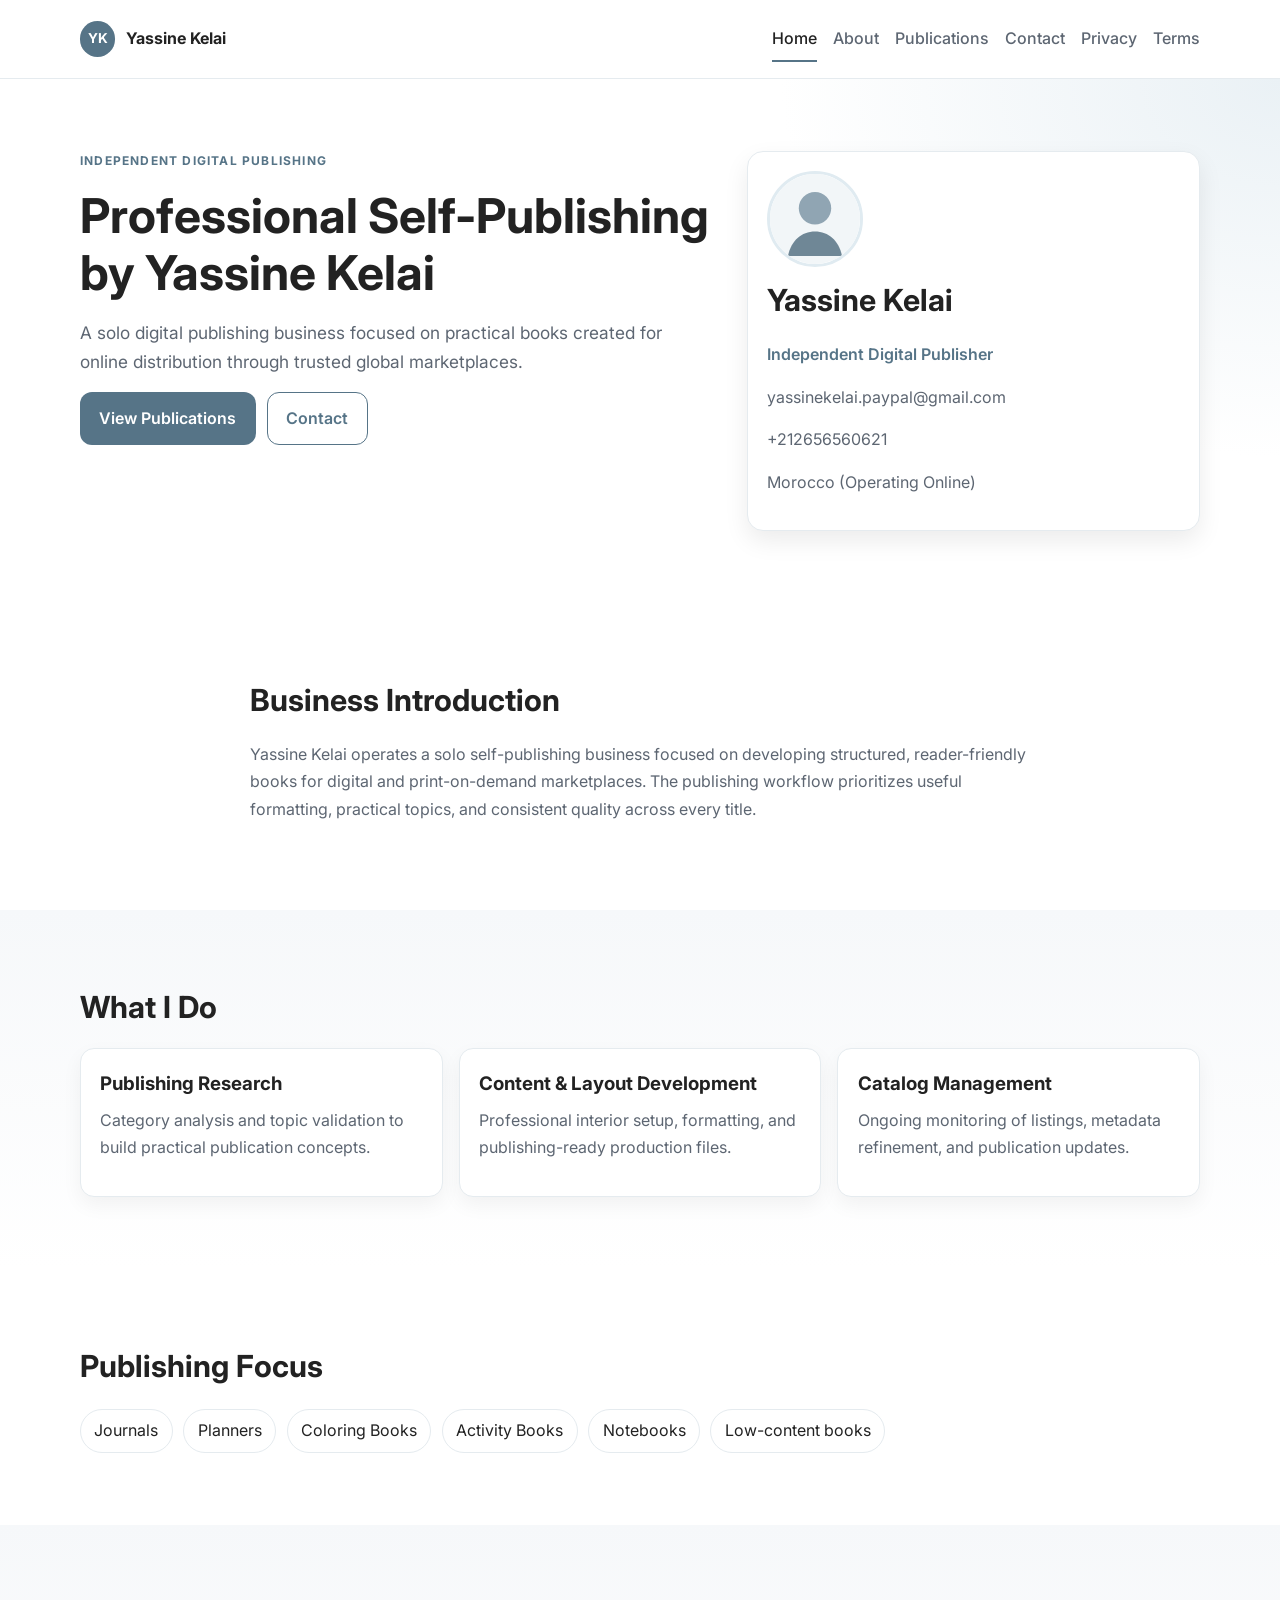
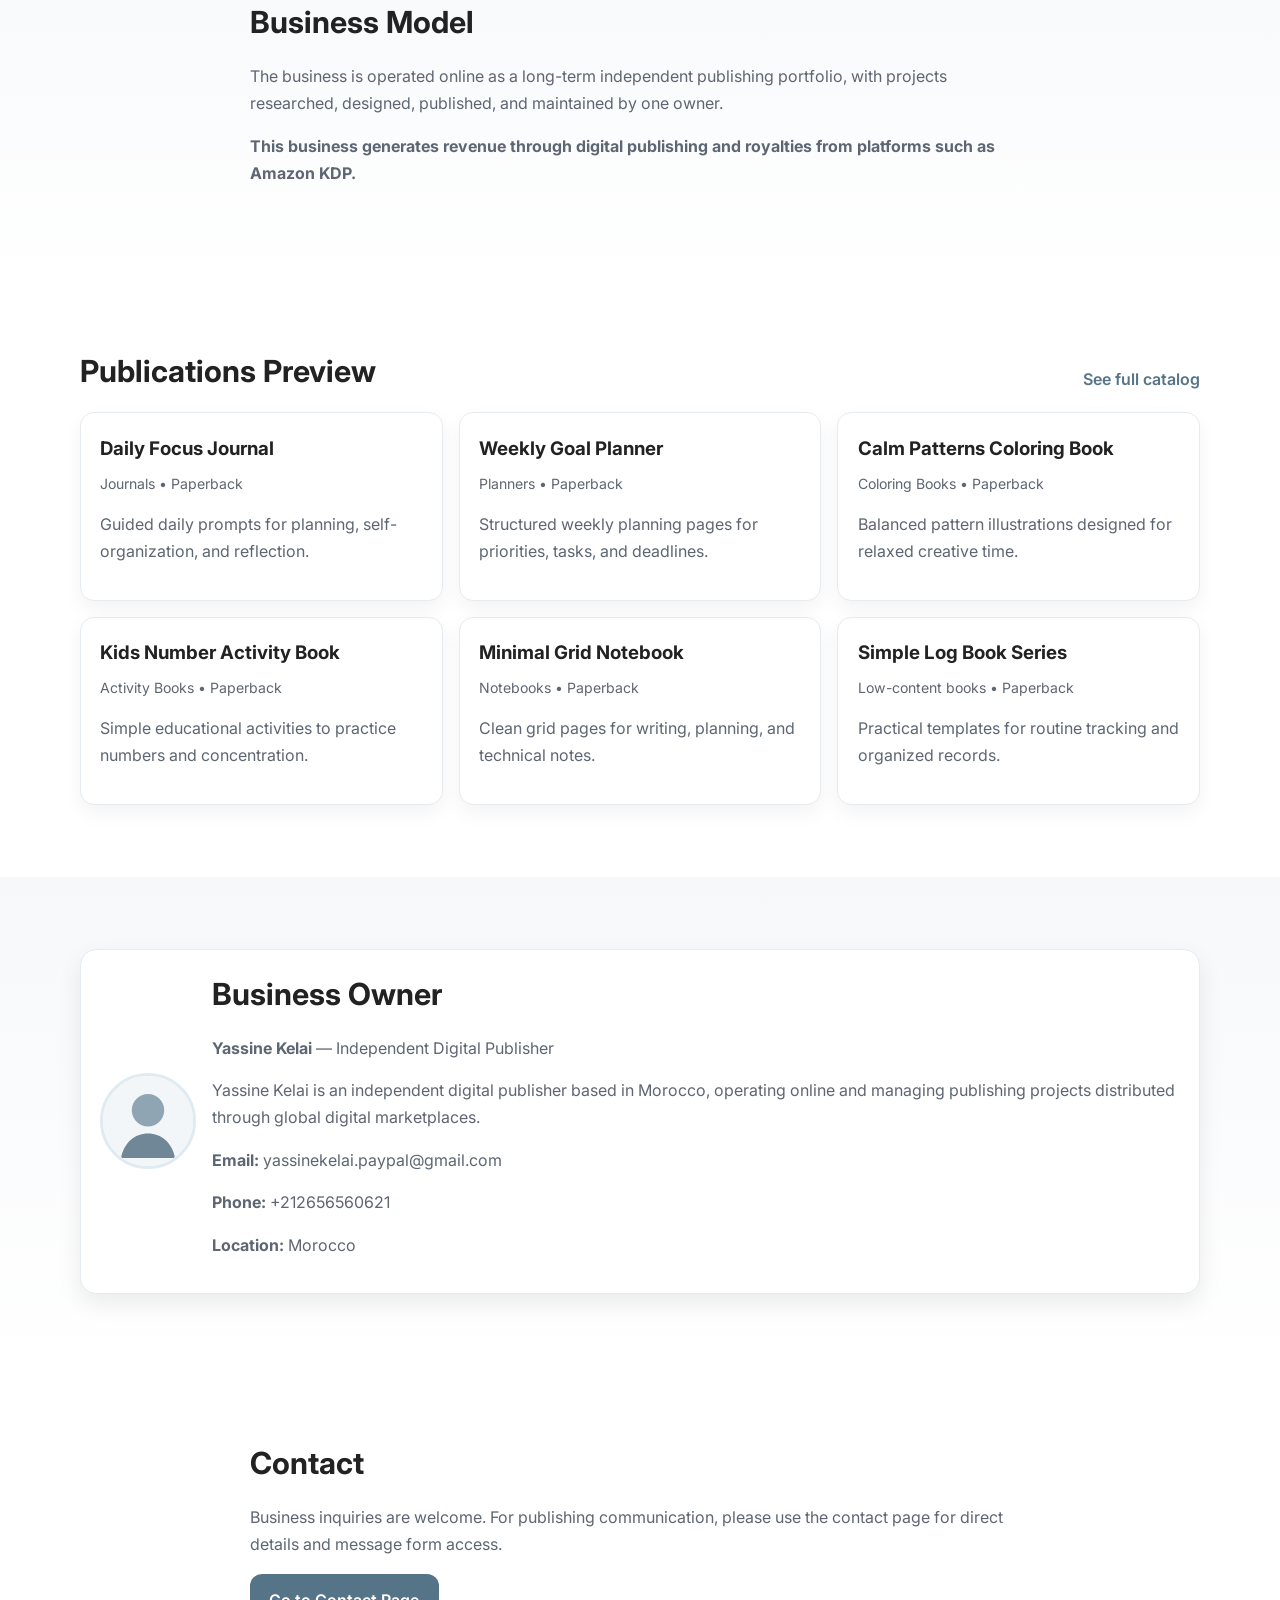
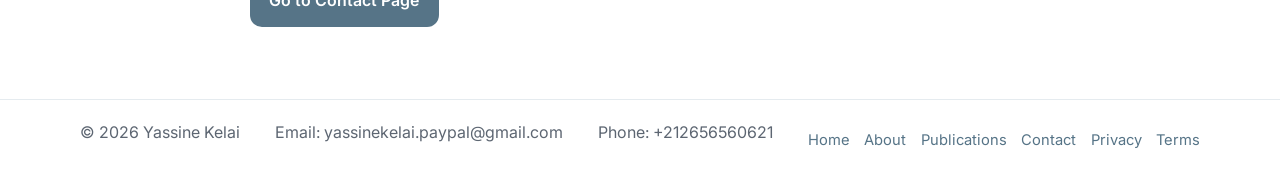
<file: index.html>
<!DOCTYPE html>
<html lang="en">
<head>
  <meta charset="UTF-8" />
  <meta name="viewport" content="width=device-width, initial-scale=1.0" />
  <title>Yassine Kelai | Independent Digital Publisher</title>
  <meta name="description" content="Official website of Yassine Kelai, independent digital publisher based in Morocco and operating online." />
  <meta property="og:title" content="Yassine Kelai | Independent Digital Publisher" />
  <meta property="og:description" content="Professional personal website for Yassine Kelai's self-publishing business." />
  <meta property="og:type" content="website" />
  <meta property="og:url" content="https://yassinekelai.com/" />
  <meta property="og:site_name" content="Yassine Kelai" />
  <link rel="icon" href="favicon.svg" type="image/svg+xml" />
  <link rel="stylesheet" href="styles.css" />
  <script src="script.js" defer></script>
</head>
<body>
  <header class="site-header">
    <div class="container nav-wrap">
      <a class="logo" href="./"><span class="logo-badge">YK</span><span>Yassine Kelai</span></a>
      <button class="menu-btn" aria-label="Open navigation" aria-expanded="false" aria-controls="main-nav"><span></span><span></span><span></span></button>
      <nav id="main-nav" class="main-nav" aria-label="Main navigation">
        <a href="./" data-page="home">Home</a>
        <a href="about/" data-page="about">About</a>
        <a href="publications/" data-page="publications">Publications</a>
        <a href="contact/" data-page="contact">Contact</a>
        <a href="privacy/" data-page="privacy">Privacy</a>
        <a href="terms/" data-page="terms">Terms</a>
      </nav>
    </div>
  </header>

  <main>
    <section class="hero section">
      <div class="container hero-grid">
        <div>
          <p class="eyebrow">Independent Digital Publishing</p>
          <h1>Professional Self-Publishing by Yassine Kelai</h1>
          <p class="lead">A solo digital publishing business focused on practical books created for online distribution through trusted global marketplaces.</p>
          <div class="hero-actions">
            <a class="btn" href="publications/">View Publications</a>
            <a class="btn btn-light" href="contact/">Contact</a>
          </div>
        </div>
        <article class="owner-card">
          <img src="owner.svg" alt="Yassine Kelai profile" class="owner-photo" />
          <h2>Yassine Kelai</h2>
          <p class="owner-title">Independent Digital Publisher</p>
          <p>yassinekelai.paypal@gmail.com</p>
          <p>+212656560621</p>
          <p>Morocco (Operating Online)</p>
        </article>
      </div>
    </section>

    <section class="section">
      <div class="container narrow">
        <h2>Business Introduction</h2>
        <p>Yassine Kelai operates a solo self-publishing business focused on developing structured, reader-friendly books for digital and print-on-demand marketplaces. The publishing workflow prioritizes useful formatting, practical topics, and consistent quality across every title.</p>
      </div>
    </section>

    <section class="section alt">
      <div class="container">
        <h2>What I Do</h2>
        <div class="cards three">
          <article class="card"><h3>Publishing Research</h3><p>Category analysis and topic validation to build practical publication concepts.</p></article>
          <article class="card"><h3>Content & Layout Development</h3><p>Professional interior setup, formatting, and publishing-ready production files.</p></article>
          <article class="card"><h3>Catalog Management</h3><p>Ongoing monitoring of listings, metadata refinement, and publication updates.</p></article>
        </div>
      </div>
    </section>

    <section class="section">
      <div class="container">
        <h2>Publishing Focus</h2>
        <ul class="tags">
          <li>Journals</li><li>Planners</li><li>Coloring Books</li><li>Activity Books</li><li>Notebooks</li><li>Low-content books</li>
        </ul>
      </div>
    </section>

    <section class="section alt">
      <div class="container narrow">
        <h2>Business Model</h2>
        <p>The business is operated online as a long-term independent publishing portfolio, with projects researched, designed, published, and maintained by one owner.</p>
        <p><strong>This business generates revenue through digital publishing and royalties from platforms such as Amazon KDP.</strong></p>
      </div>
    </section>

    <section class="section">
      <div class="container">
        <div class="section-head"><h2>Publications Preview</h2><a class="link" href="publications/">See full catalog</a></div>
        <div class="cards three">
          <article class="card"><h3>Daily Focus Journal</h3><p class="meta">Journals • Paperback</p><p>Guided daily prompts for planning, self-organization, and reflection.</p></article>
          <article class="card"><h3>Weekly Goal Planner</h3><p class="meta">Planners • Paperback</p><p>Structured weekly planning pages for priorities, tasks, and deadlines.</p></article>
          <article class="card"><h3>Calm Patterns Coloring Book</h3><p class="meta">Coloring Books • Paperback</p><p>Balanced pattern illustrations designed for relaxed creative time.</p></article>
          <article class="card"><h3>Kids Number Activity Book</h3><p class="meta">Activity Books • Paperback</p><p>Simple educational activities to practice numbers and concentration.</p></article>
          <article class="card"><h3>Minimal Grid Notebook</h3><p class="meta">Notebooks • Paperback</p><p>Clean grid pages for writing, planning, and technical notes.</p></article>
          <article class="card"><h3>Simple Log Book Series</h3><p class="meta">Low-content books • Paperback</p><p>Practical templates for routine tracking and organized records.</p></article>
        </div>
      </div>
    </section>

    <section class="section alt">
      <div class="container owner-highlight">
        <img src="owner.svg" alt="Yassine Kelai profile" class="owner-photo" />
        <div>
          <h2>Business Owner</h2>
          <p><strong>Yassine Kelai</strong> — Independent Digital Publisher</p>
          <p>Yassine Kelai is an independent digital publisher based in Morocco, operating online and managing publishing projects distributed through global digital marketplaces.</p>
          <p><strong>Email:</strong> yassinekelai.paypal@gmail.com</p>
          <p><strong>Phone:</strong> +212656560621</p>
          <p><strong>Location:</strong> Morocco</p>
        </div>
      </div>
    </section>

    <section class="section">
      <div class="container narrow">
        <h2>Contact</h2>
        <p>Business inquiries are welcome. For publishing communication, please use the contact page for direct details and message form access.</p>
        <a class="btn" href="contact/">Go to Contact Page</a>
      </div>
    </section>
  </main>

  <footer class="site-footer">
    <div class="container footer-wrap">
      <p>© <span id="year"></span> Yassine Kelai</p>
      <p>Email: yassinekelai.paypal@gmail.com</p>
      <p>Phone: +212656560621</p>
      <nav>
        <a href="./">Home</a><a href="about/">About</a><a href="publications/">Publications</a><a href="contact/">Contact</a><a href="privacy/">Privacy</a><a href="terms/">Terms</a>
      </nav>
    </div>
  </footer>
</body>
</html>
</file>
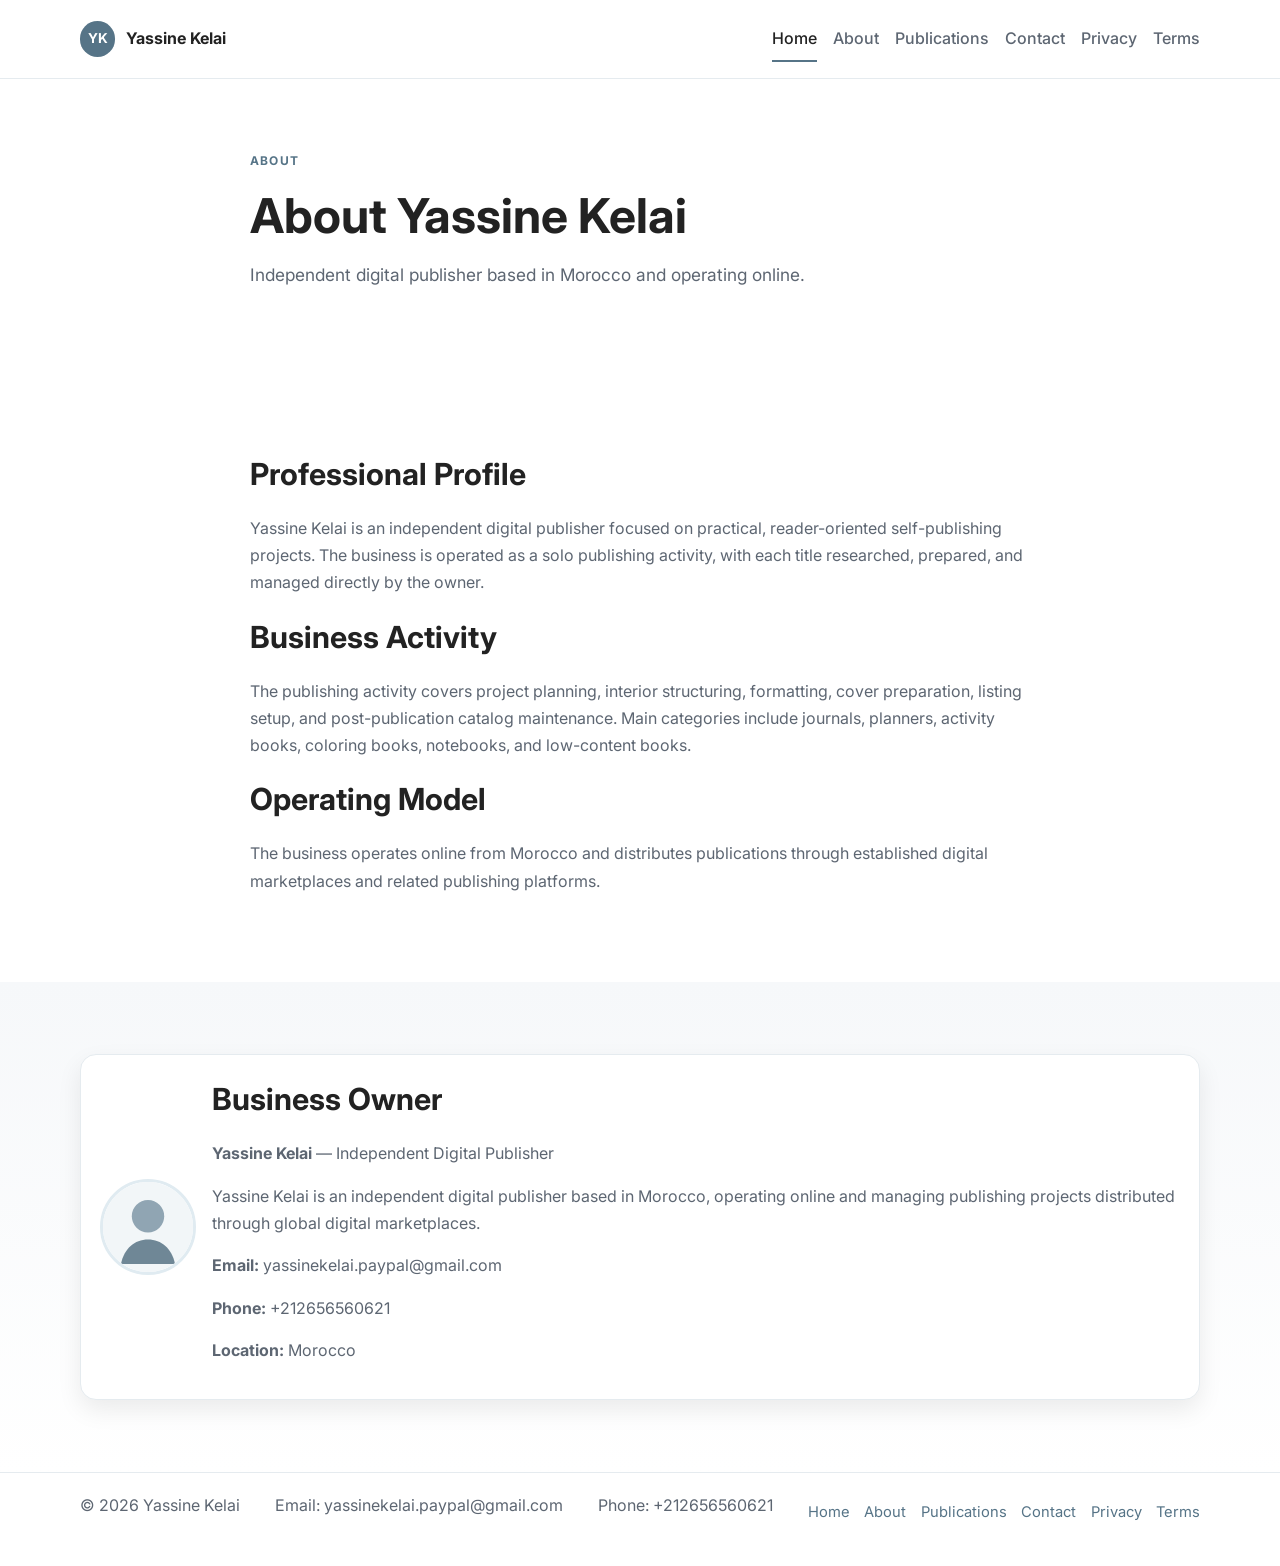
<file: about/index.html>
<!DOCTYPE html>
<html lang="en"><head>
<meta charset="UTF-8" /><meta name="viewport" content="width=device-width, initial-scale=1.0" />
<title>About | Yassine Kelai</title>
<meta name="description" content="About Yassine Kelai and his independent digital publishing business." />
<meta property="og:title" content="About | Yassine Kelai" /><meta property="og:description" content="Profile and publishing activity of Yassine Kelai." />
<meta property="og:type" content="website" /><meta property="og:url" content="https://yassinekelai.com/about" /><meta property="og:site_name" content="Yassine Kelai" />
<link rel="icon" href="../favicon.svg" type="image/svg+xml" /><link rel="stylesheet" href="../styles.css" /><script src="../script.js" defer></script></head>
<body>
<header class="site-header"><div class="container nav-wrap"><a class="logo" href="../"><span class="logo-badge">YK</span><span>Yassine Kelai</span></a><button class="menu-btn" aria-label="Open navigation" aria-expanded="false" aria-controls="main-nav"><span></span><span></span><span></span></button><nav id="main-nav" class="main-nav" aria-label="Main navigation"><a href="../" data-page="home">Home</a><a href="../about/" data-page="about">About</a><a href="../publications/" data-page="publications">Publications</a><a href="../contact/" data-page="contact">Contact</a><a href="../privacy/" data-page="privacy">Privacy</a><a href="../terms/" data-page="terms">Terms</a></nav></div></header>
<main>
<section class="section page-top"><div class="container narrow"><p class="eyebrow">About</p><h1>About Yassine Kelai</h1><p class="lead">Independent digital publisher based in Morocco and operating online.</p></div></section>
<section class="section"><div class="container narrow"><h2>Professional Profile</h2><p>Yassine Kelai is an independent digital publisher focused on practical, reader-oriented self-publishing projects. The business is operated as a solo publishing activity, with each title researched, prepared, and managed directly by the owner.</p><h2>Business Activity</h2><p>The publishing activity covers project planning, interior structuring, formatting, cover preparation, listing setup, and post-publication catalog maintenance. Main categories include journals, planners, activity books, coloring books, notebooks, and low-content books.</p><h2>Operating Model</h2><p>The business operates online from Morocco and distributes publications through established digital marketplaces and related publishing platforms.</p></div></section>
<section class="section alt"><div class="container owner-highlight"><img src="../owner.svg" alt="Yassine Kelai profile" class="owner-photo" /><div><h2>Business Owner</h2><p><strong>Yassine Kelai</strong> — Independent Digital Publisher</p><p>Yassine Kelai is an independent digital publisher based in Morocco, operating online and managing publishing projects distributed through global digital marketplaces.</p><p><strong>Email:</strong> yassinekelai.paypal@gmail.com</p><p><strong>Phone:</strong> +212656560621</p><p><strong>Location:</strong> Morocco</p></div></div></section>
</main>
<footer class="site-footer"><div class="container footer-wrap"><p>© <span id="year"></span> Yassine Kelai</p><p>Email: yassinekelai.paypal@gmail.com</p><p>Phone: +212656560621</p><nav><a href="../">Home</a><a href="../about/">About</a><a href="../publications/">Publications</a><a href="../contact/">Contact</a><a href="../privacy/">Privacy</a><a href="../terms/">Terms</a></nav></div></footer>
</body></html>
</file>
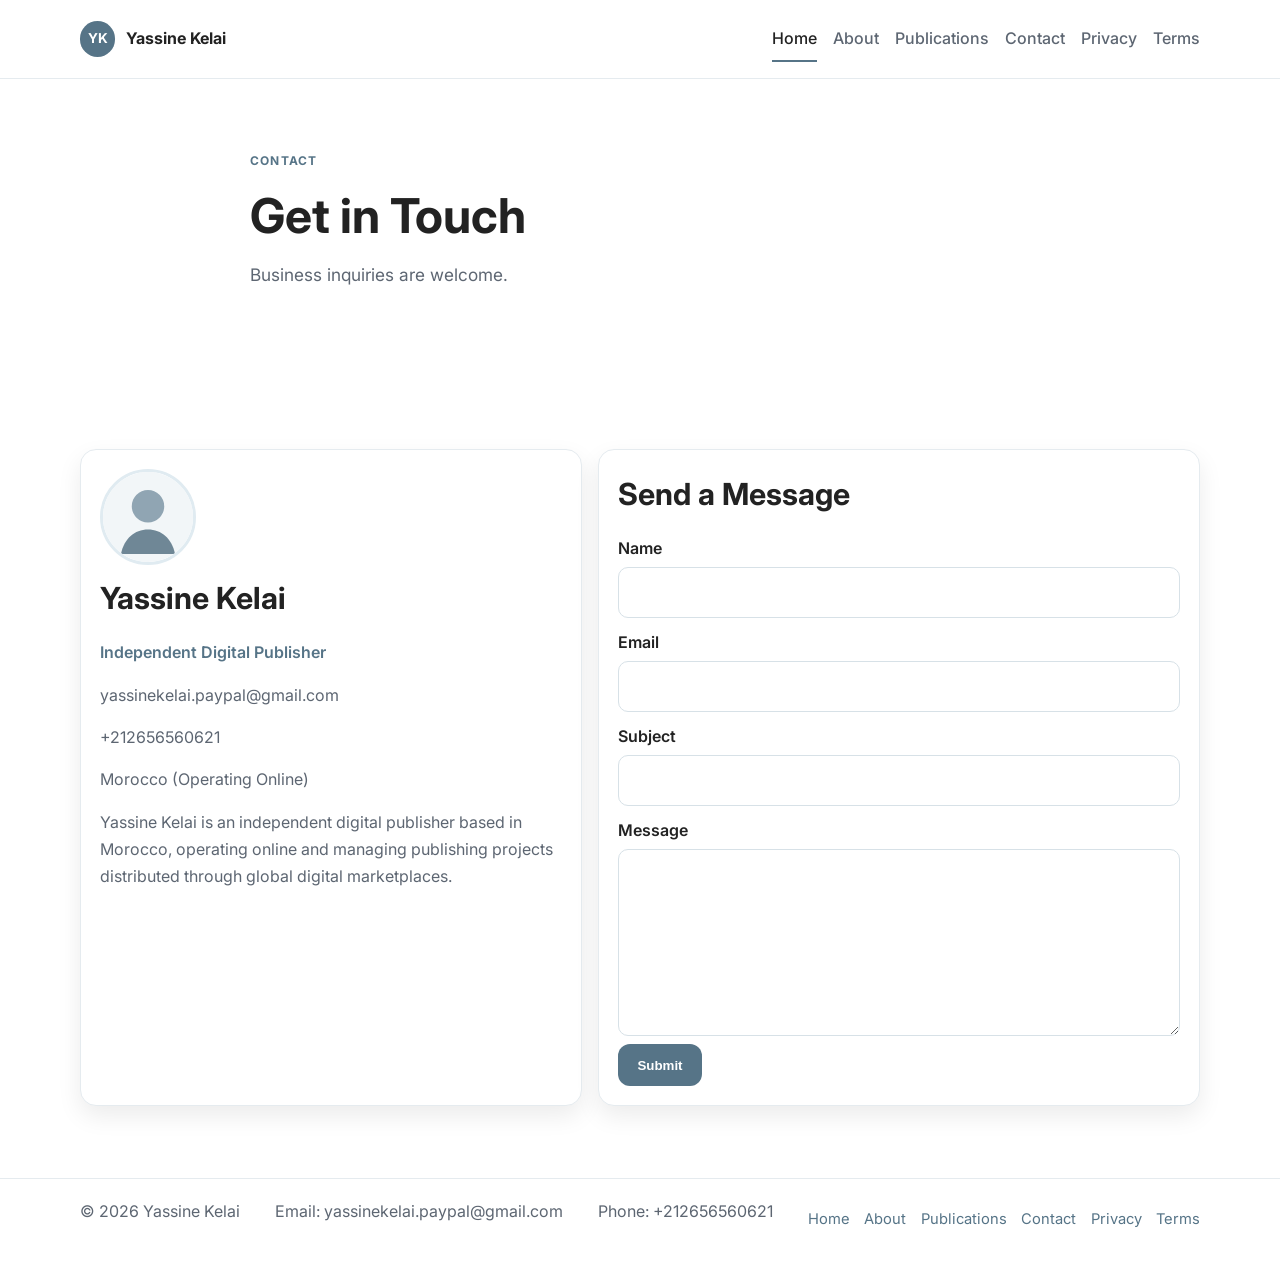
<file: contact/index.html>
<!DOCTYPE html><html lang="en"><head>
<meta charset="UTF-8" /><meta name="viewport" content="width=device-width, initial-scale=1.0" />
<title>Contact | Yassine Kelai</title>
<meta name="description" content="Contact Yassine Kelai for digital publishing business inquiries." />
<meta property="og:title" content="Contact | Yassine Kelai" /><meta property="og:description" content="Direct contact details for Yassine Kelai." /><meta property="og:type" content="website" /><meta property="og:url" content="https://yassinekelai.com/contact" /><meta property="og:site_name" content="Yassine Kelai" />
<link rel="icon" href="../favicon.svg" type="image/svg+xml" /><link rel="stylesheet" href="../styles.css" /><script src="../script.js" defer></script></head>
<body>
<header class="site-header"><div class="container nav-wrap"><a class="logo" href="../"><span class="logo-badge">YK</span><span>Yassine Kelai</span></a><button class="menu-btn" aria-label="Open navigation" aria-expanded="false" aria-controls="main-nav"><span></span><span></span><span></span></button><nav id="main-nav" class="main-nav" aria-label="Main navigation"><a href="../" data-page="home">Home</a><a href="../about/" data-page="about">About</a><a href="../publications/" data-page="publications">Publications</a><a href="../contact/" data-page="contact">Contact</a><a href="../privacy/" data-page="privacy">Privacy</a><a href="../terms/" data-page="terms">Terms</a></nav></div></header>
<main>
<section class="section page-top"><div class="container narrow"><p class="eyebrow">Contact</p><h1>Get in Touch</h1><p class="lead">Business inquiries are welcome.</p></div></section>
<section class="section"><div class="container split">
<article class="owner-card"><img src="../owner.svg" alt="Yassine Kelai profile" class="owner-photo" /><h2>Yassine Kelai</h2><p class="owner-title">Independent Digital Publisher</p><p>yassinekelai.paypal@gmail.com</p><p>+212656560621</p><p>Morocco (Operating Online)</p><p>Yassine Kelai is an independent digital publisher based in Morocco, operating online and managing publishing projects distributed through global digital marketplaces.</p></article>
<form class="contact-form" action="#" method="post"><h2>Send a Message</h2><label for="name">Name</label><input id="name" name="name" required /><label for="email">Email</label><input id="email" name="email" type="email" required /><label for="subject">Subject</label><input id="subject" name="subject" required /><label for="message">Message</label><textarea id="message" name="message" rows="6" required></textarea><button class="btn" type="submit">Submit</button></form>
</div></section>
</main>
<footer class="site-footer"><div class="container footer-wrap"><p>© <span id="year"></span> Yassine Kelai</p><p>Email: yassinekelai.paypal@gmail.com</p><p>Phone: +212656560621</p><nav><a href="../">Home</a><a href="../about/">About</a><a href="../publications/">Publications</a><a href="../contact/">Contact</a><a href="../privacy/">Privacy</a><a href="../terms/">Terms</a></nav></div></footer>
</body></html>
</file>
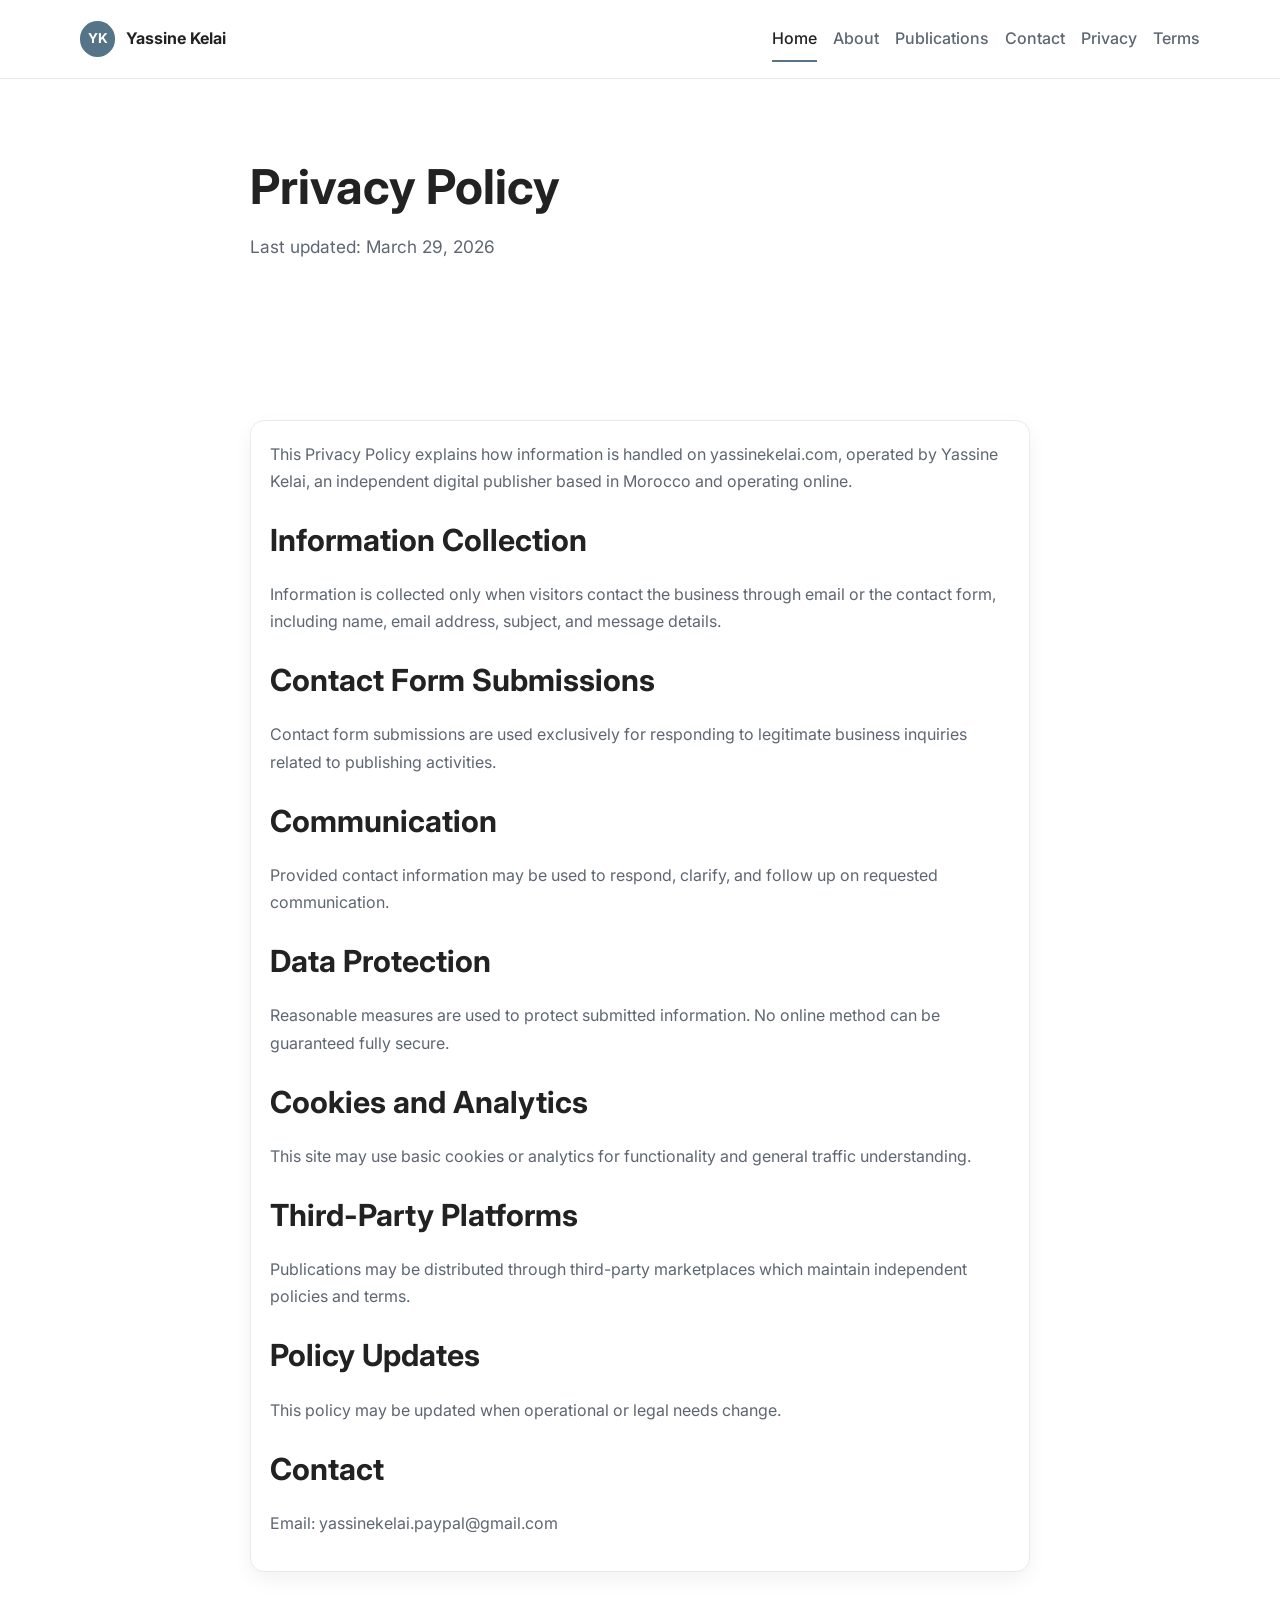
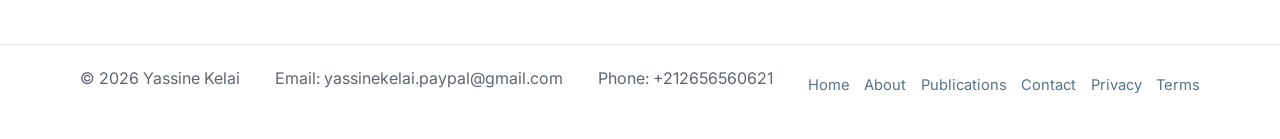
<file: privacy/index.html>
<!DOCTYPE html><html lang="en"><head>
<meta charset="UTF-8" /><meta name="viewport" content="width=device-width, initial-scale=1.0" />
<title>Privacy Policy | Yassine Kelai</title>
<meta name="description" content="Privacy policy for yassinekelai.com" />
<meta property="og:title" content="Privacy Policy | Yassine Kelai" /><meta property="og:description" content="Privacy practices for Yassine Kelai website." /><meta property="og:type" content="website" /><meta property="og:url" content="https://yassinekelai.com/privacy" /><meta property="og:site_name" content="Yassine Kelai" />
<link rel="icon" href="../favicon.svg" type="image/svg+xml" /><link rel="stylesheet" href="../styles.css" /><script src="../script.js" defer></script></head>
<body>
<header class="site-header"><div class="container nav-wrap"><a class="logo" href="../"><span class="logo-badge">YK</span><span>Yassine Kelai</span></a><button class="menu-btn" aria-label="Open navigation" aria-expanded="false" aria-controls="main-nav"><span></span><span></span><span></span></button><nav id="main-nav" class="main-nav" aria-label="Main navigation"><a href="../" data-page="home">Home</a><a href="../about/" data-page="about">About</a><a href="../publications/" data-page="publications">Publications</a><a href="../contact/" data-page="contact">Contact</a><a href="../privacy/" data-page="privacy">Privacy</a><a href="../terms/" data-page="terms">Terms</a></nav></div></header>
<main><section class="section page-top"><div class="container narrow"><h1>Privacy Policy</h1><p class="lead">Last updated: March 29, 2026</p></div></section>
<section class="section"><div class="container narrow card legal"><p>This Privacy Policy explains how information is handled on yassinekelai.com, operated by Yassine Kelai, an independent digital publisher based in Morocco and operating online.</p><h2>Information Collection</h2><p>Information is collected only when visitors contact the business through email or the contact form, including name, email address, subject, and message details.</p><h2>Contact Form Submissions</h2><p>Contact form submissions are used exclusively for responding to legitimate business inquiries related to publishing activities.</p><h2>Communication</h2><p>Provided contact information may be used to respond, clarify, and follow up on requested communication.</p><h2>Data Protection</h2><p>Reasonable measures are used to protect submitted information. No online method can be guaranteed fully secure.</p><h2>Cookies and Analytics</h2><p>This site may use basic cookies or analytics for functionality and general traffic understanding.</p><h2>Third-Party Platforms</h2><p>Publications may be distributed through third-party marketplaces which maintain independent policies and terms.</p><h2>Policy Updates</h2><p>This policy may be updated when operational or legal needs change.</p><h2>Contact</h2><p>Email: yassinekelai.paypal@gmail.com</p></div></section></main>
<footer class="site-footer"><div class="container footer-wrap"><p>© <span id="year"></span> Yassine Kelai</p><p>Email: yassinekelai.paypal@gmail.com</p><p>Phone: +212656560621</p><nav><a href="../">Home</a><a href="../about/">About</a><a href="../publications/">Publications</a><a href="../contact/">Contact</a><a href="../privacy/">Privacy</a><a href="../terms/">Terms</a></nav></div></footer>
</body></html>
</file>
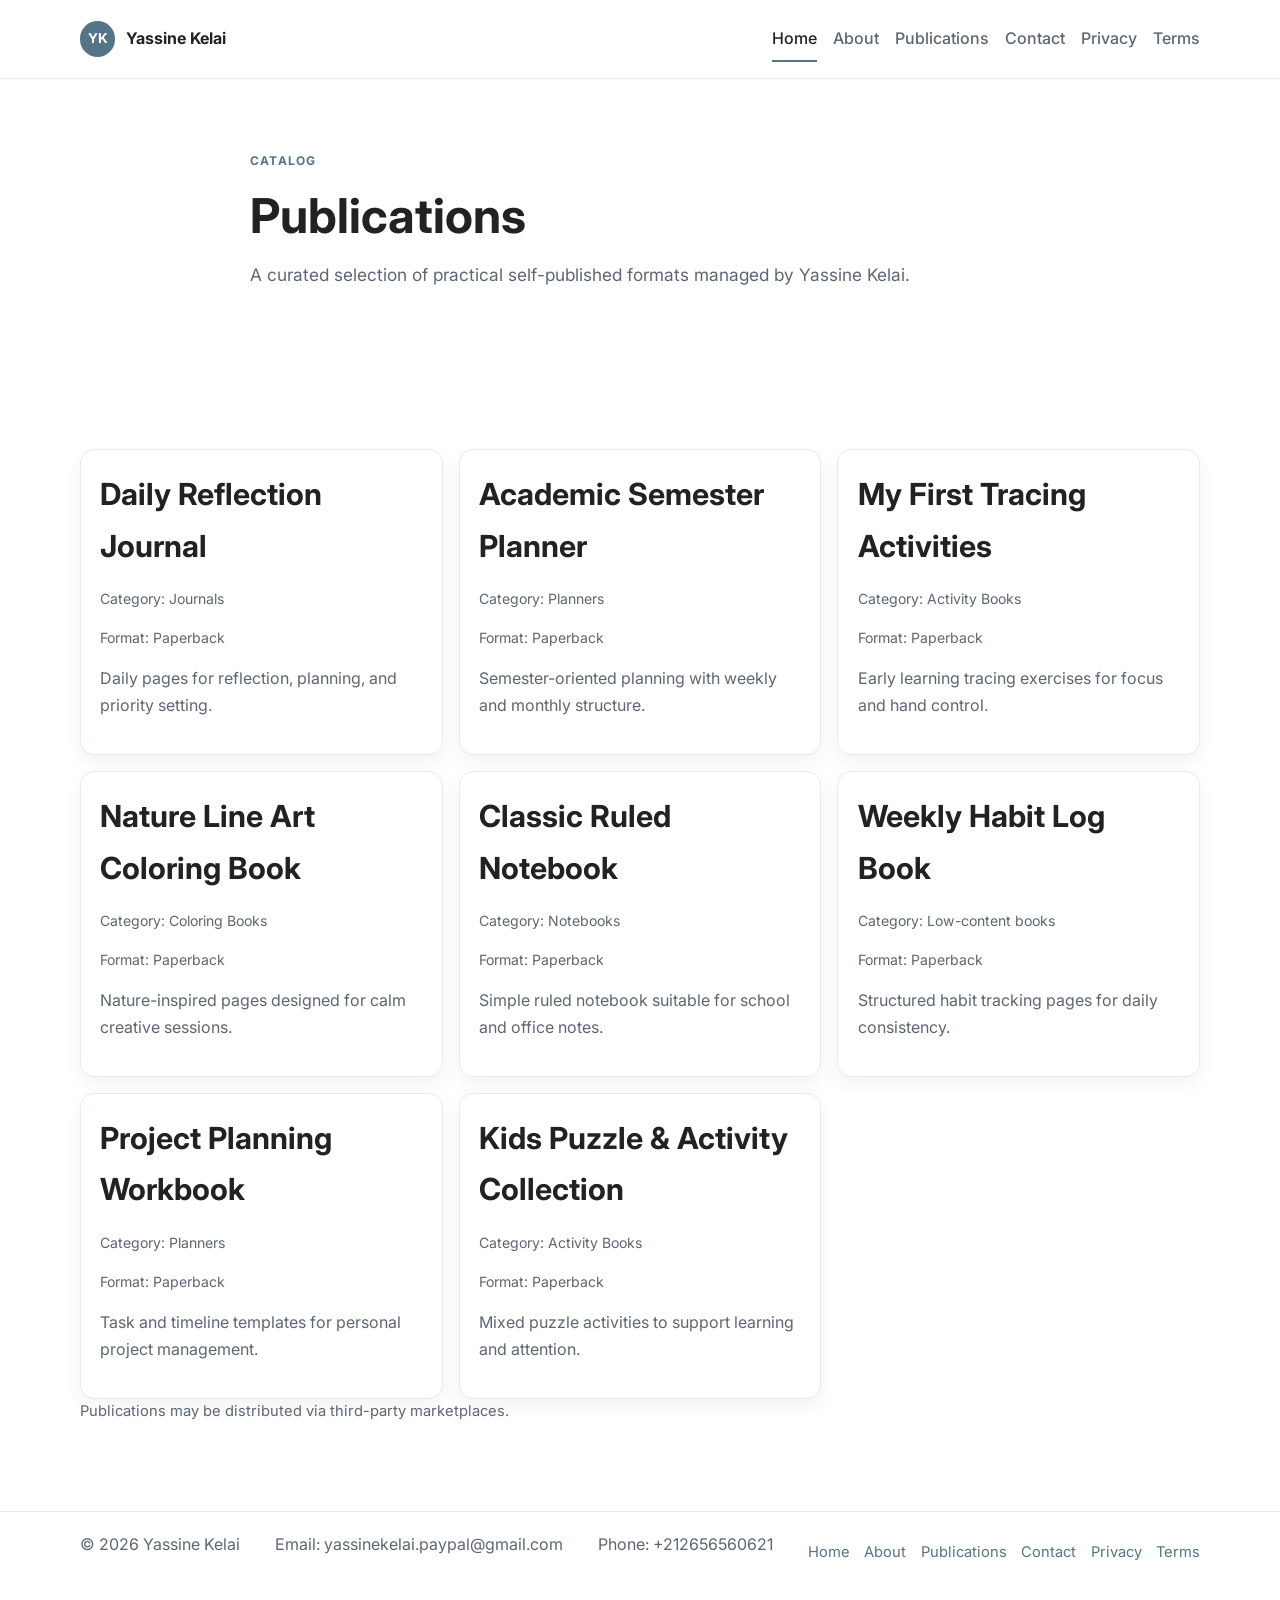
<file: publications/index.html>
<!DOCTYPE html><html lang="en"><head>
<meta charset="UTF-8" /><meta name="viewport" content="width=device-width, initial-scale=1.0" />
<title>Publications | Yassine Kelai</title>
<meta name="description" content="Publication catalog by Yassine Kelai." />
<meta property="og:title" content="Publications | Yassine Kelai" /><meta property="og:description" content="Browse journals, planners, notebooks, activity and coloring books." /><meta property="og:type" content="website" /><meta property="og:url" content="https://yassinekelai.com/publications" /><meta property="og:site_name" content="Yassine Kelai" />
<link rel="icon" href="../favicon.svg" type="image/svg+xml" /><link rel="stylesheet" href="../styles.css" /><script src="../script.js" defer></script></head>
<body>
<header class="site-header"><div class="container nav-wrap"><a class="logo" href="../"><span class="logo-badge">YK</span><span>Yassine Kelai</span></a><button class="menu-btn" aria-label="Open navigation" aria-expanded="false" aria-controls="main-nav"><span></span><span></span><span></span></button><nav id="main-nav" class="main-nav" aria-label="Main navigation"><a href="../" data-page="home">Home</a><a href="../about/" data-page="about">About</a><a href="../publications/" data-page="publications">Publications</a><a href="../contact/" data-page="contact">Contact</a><a href="../privacy/" data-page="privacy">Privacy</a><a href="../terms/" data-page="terms">Terms</a></nav></div></header>
<main>
<section class="section page-top"><div class="container narrow"><p class="eyebrow">Catalog</p><h1>Publications</h1><p class="lead">A curated selection of practical self-published formats managed by Yassine Kelai.</p></div></section>
<section class="section"><div class="container"><div class="cards three">
<article class="card"><h2>Daily Reflection Journal</h2><p class="meta">Category: Journals</p><p class="meta">Format: Paperback</p><p>Daily pages for reflection, planning, and priority setting.</p></article>
<article class="card"><h2>Academic Semester Planner</h2><p class="meta">Category: Planners</p><p class="meta">Format: Paperback</p><p>Semester-oriented planning with weekly and monthly structure.</p></article>
<article class="card"><h2>My First Tracing Activities</h2><p class="meta">Category: Activity Books</p><p class="meta">Format: Paperback</p><p>Early learning tracing exercises for focus and hand control.</p></article>
<article class="card"><h2>Nature Line Art Coloring Book</h2><p class="meta">Category: Coloring Books</p><p class="meta">Format: Paperback</p><p>Nature-inspired pages designed for calm creative sessions.</p></article>
<article class="card"><h2>Classic Ruled Notebook</h2><p class="meta">Category: Notebooks</p><p class="meta">Format: Paperback</p><p>Simple ruled notebook suitable for school and office notes.</p></article>
<article class="card"><h2>Weekly Habit Log Book</h2><p class="meta">Category: Low-content books</p><p class="meta">Format: Paperback</p><p>Structured habit tracking pages for daily consistency.</p></article>
<article class="card"><h2>Project Planning Workbook</h2><p class="meta">Category: Planners</p><p class="meta">Format: Paperback</p><p>Task and timeline templates for personal project management.</p></article>
<article class="card"><h2>Kids Puzzle & Activity Collection</h2><p class="meta">Category: Activity Books</p><p class="meta">Format: Paperback</p><p>Mixed puzzle activities to support learning and attention.</p></article>
</div><p class="note">Publications may be distributed via third-party marketplaces.</p></div></section>
</main>
<footer class="site-footer"><div class="container footer-wrap"><p>© <span id="year"></span> Yassine Kelai</p><p>Email: yassinekelai.paypal@gmail.com</p><p>Phone: +212656560621</p><nav><a href="../">Home</a><a href="../about/">About</a><a href="../publications/">Publications</a><a href="../contact/">Contact</a><a href="../privacy/">Privacy</a><a href="../terms/">Terms</a></nav></div></footer>
</body></html>
</file>
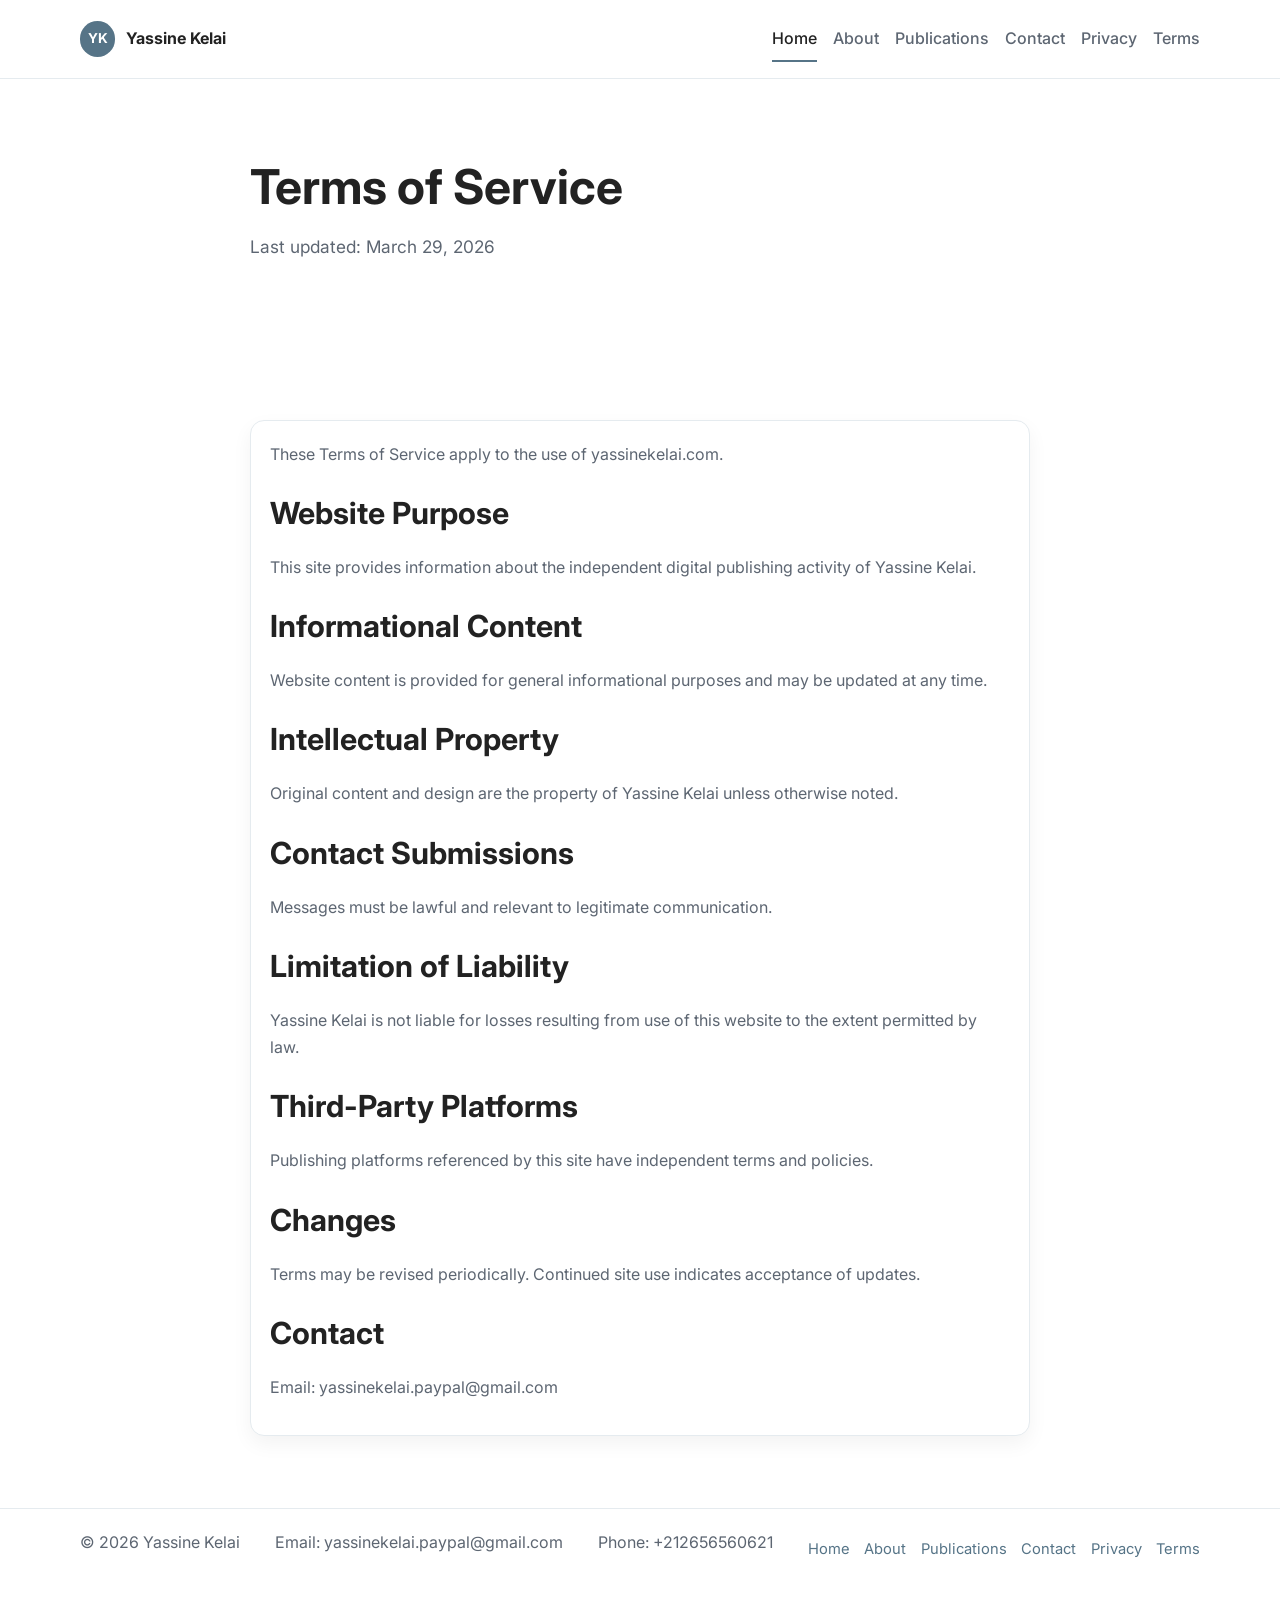
<file: terms/index.html>
<!DOCTYPE html><html lang="en"><head>
<meta charset="UTF-8" /><meta name="viewport" content="width=device-width, initial-scale=1.0" />
<title>Terms of Service | Yassine Kelai</title>
<meta name="description" content="Terms of service for yassinekelai.com" />
<meta property="og:title" content="Terms of Service | Yassine Kelai" /><meta property="og:description" content="Website terms for Yassine Kelai digital publishing site." /><meta property="og:type" content="website" /><meta property="og:url" content="https://yassinekelai.com/terms" /><meta property="og:site_name" content="Yassine Kelai" />
<link rel="icon" href="../favicon.svg" type="image/svg+xml" /><link rel="stylesheet" href="../styles.css" /><script src="../script.js" defer></script></head>
<body>
<header class="site-header"><div class="container nav-wrap"><a class="logo" href="../"><span class="logo-badge">YK</span><span>Yassine Kelai</span></a><button class="menu-btn" aria-label="Open navigation" aria-expanded="false" aria-controls="main-nav"><span></span><span></span><span></span></button><nav id="main-nav" class="main-nav" aria-label="Main navigation"><a href="../" data-page="home">Home</a><a href="../about/" data-page="about">About</a><a href="../publications/" data-page="publications">Publications</a><a href="../contact/" data-page="contact">Contact</a><a href="../privacy/" data-page="privacy">Privacy</a><a href="../terms/" data-page="terms">Terms</a></nav></div></header>
<main><section class="section page-top"><div class="container narrow"><h1>Terms of Service</h1><p class="lead">Last updated: March 29, 2026</p></div></section>
<section class="section"><div class="container narrow card legal"><p>These Terms of Service apply to the use of yassinekelai.com.</p><h2>Website Purpose</h2><p>This site provides information about the independent digital publishing activity of Yassine Kelai.</p><h2>Informational Content</h2><p>Website content is provided for general informational purposes and may be updated at any time.</p><h2>Intellectual Property</h2><p>Original content and design are the property of Yassine Kelai unless otherwise noted.</p><h2>Contact Submissions</h2><p>Messages must be lawful and relevant to legitimate communication.</p><h2>Limitation of Liability</h2><p>Yassine Kelai is not liable for losses resulting from use of this website to the extent permitted by law.</p><h2>Third-Party Platforms</h2><p>Publishing platforms referenced by this site have independent terms and policies.</p><h2>Changes</h2><p>Terms may be revised periodically. Continued site use indicates acceptance of updates.</p><h2>Contact</h2><p>Email: yassinekelai.paypal@gmail.com</p></div></section></main>
<footer class="site-footer"><div class="container footer-wrap"><p>© <span id="year"></span> Yassine Kelai</p><p>Email: yassinekelai.paypal@gmail.com</p><p>Phone: +212656560621</p><nav><a href="../">Home</a><a href="../about/">About</a><a href="../publications/">Publications</a><a href="../contact/">Contact</a><a href="../privacy/">Privacy</a><a href="../terms/">Terms</a></nav></div></footer>
</body></html>
</file>
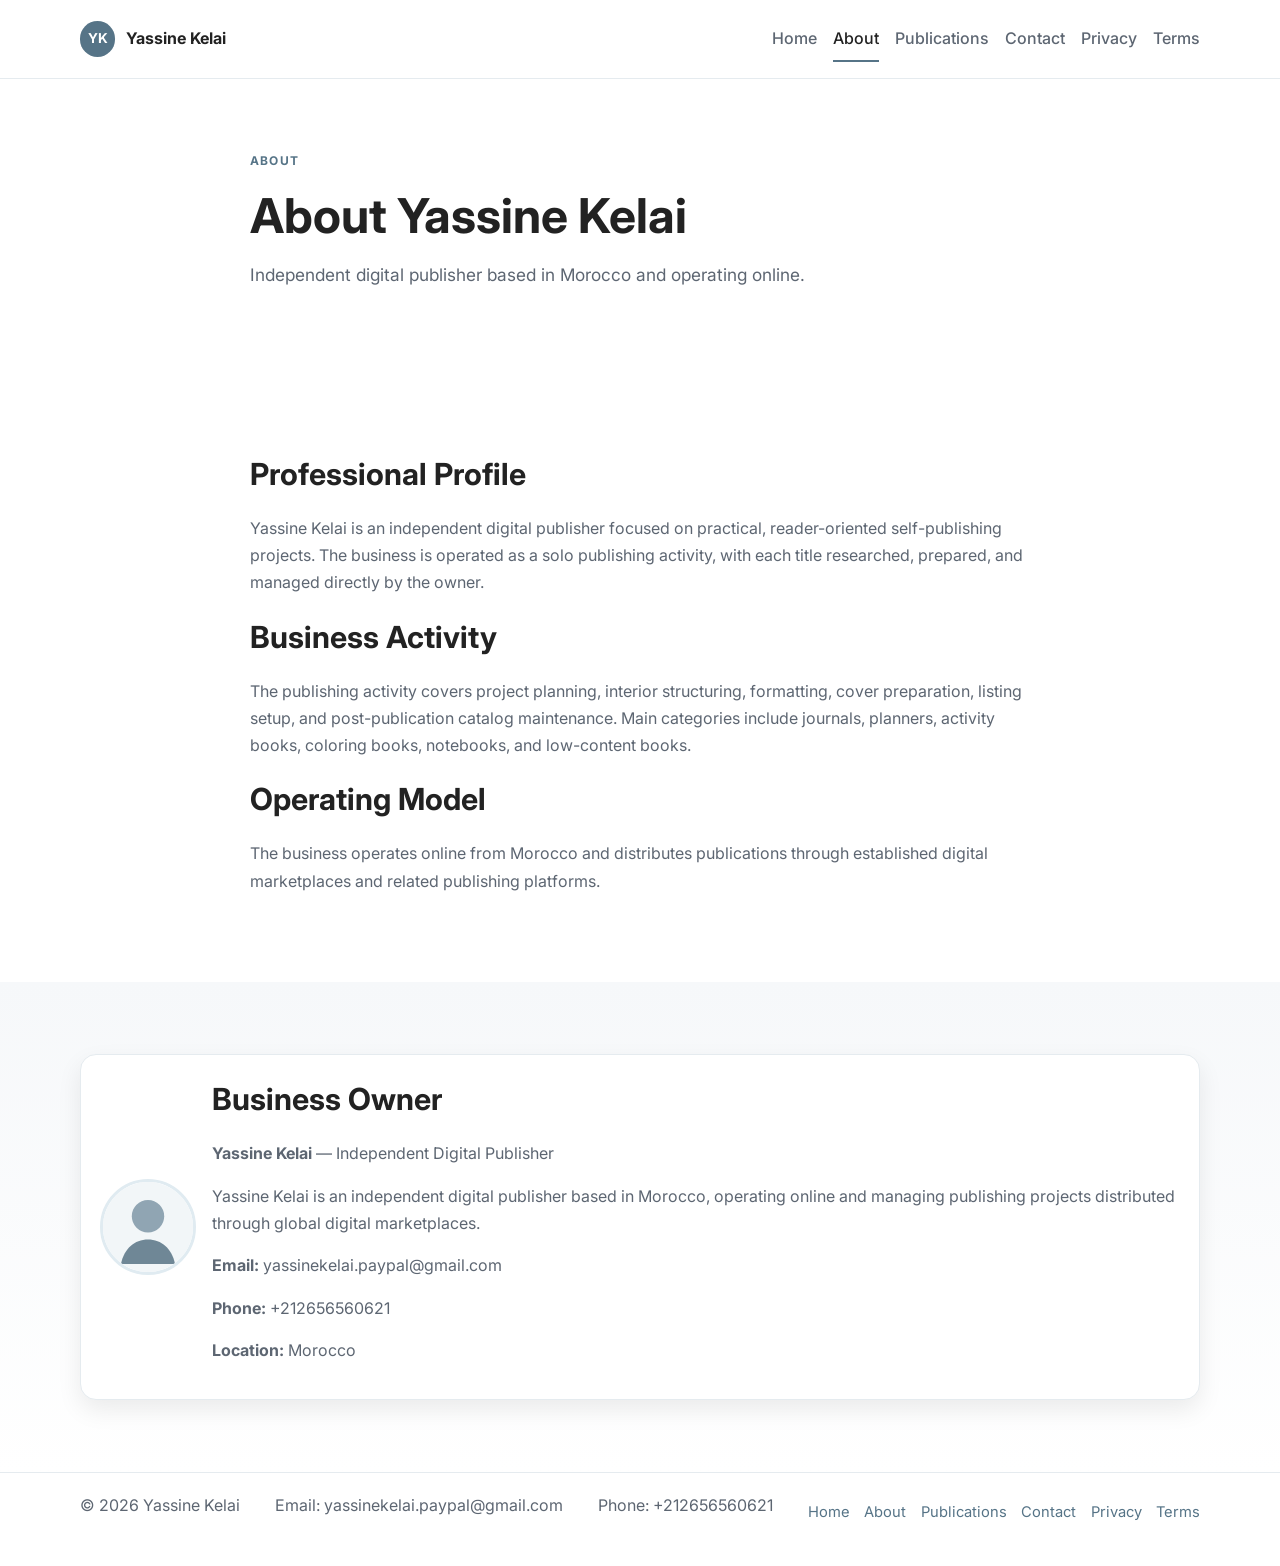
<file: about.html>
<!DOCTYPE html>
<html lang="en"><head>
<meta charset="UTF-8" /><meta name="viewport" content="width=device-width, initial-scale=1.0" />
<title>About | Yassine Kelai</title>
<meta name="description" content="About Yassine Kelai and his independent digital publishing business." />
<meta property="og:title" content="About | Yassine Kelai" /><meta property="og:description" content="Profile and publishing activity of Yassine Kelai." />
<meta property="og:type" content="website" /><meta property="og:url" content="https://yassinekelai.com/about" /><meta property="og:site_name" content="Yassine Kelai" />
<link rel="icon" href="favicon.svg" type="image/svg+xml" /><link rel="stylesheet" href="styles.css" /><script src="script.js" defer></script></head>
<body>
<header class="site-header"><div class="container nav-wrap"><a class="logo" href="./"><span class="logo-badge">YK</span><span>Yassine Kelai</span></a><button class="menu-btn" aria-label="Open navigation" aria-expanded="false" aria-controls="main-nav"><span></span><span></span><span></span></button><nav id="main-nav" class="main-nav" aria-label="Main navigation"><a href="./" data-page="home">Home</a><a href="about/" data-page="about">About</a><a href="publications/" data-page="publications">Publications</a><a href="contact/" data-page="contact">Contact</a><a href="privacy/" data-page="privacy">Privacy</a><a href="terms/" data-page="terms">Terms</a></nav></div></header>
<main>
<section class="section page-top"><div class="container narrow"><p class="eyebrow">About</p><h1>About Yassine Kelai</h1><p class="lead">Independent digital publisher based in Morocco and operating online.</p></div></section>
<section class="section"><div class="container narrow"><h2>Professional Profile</h2><p>Yassine Kelai is an independent digital publisher focused on practical, reader-oriented self-publishing projects. The business is operated as a solo publishing activity, with each title researched, prepared, and managed directly by the owner.</p><h2>Business Activity</h2><p>The publishing activity covers project planning, interior structuring, formatting, cover preparation, listing setup, and post-publication catalog maintenance. Main categories include journals, planners, activity books, coloring books, notebooks, and low-content books.</p><h2>Operating Model</h2><p>The business operates online from Morocco and distributes publications through established digital marketplaces and related publishing platforms.</p></div></section>
<section class="section alt"><div class="container owner-highlight"><img src="owner.svg" alt="Yassine Kelai profile" class="owner-photo" /><div><h2>Business Owner</h2><p><strong>Yassine Kelai</strong> — Independent Digital Publisher</p><p>Yassine Kelai is an independent digital publisher based in Morocco, operating online and managing publishing projects distributed through global digital marketplaces.</p><p><strong>Email:</strong> yassinekelai.paypal@gmail.com</p><p><strong>Phone:</strong> +212656560621</p><p><strong>Location:</strong> Morocco</p></div></div></section>
</main>
<footer class="site-footer"><div class="container footer-wrap"><p>© <span id="year"></span> Yassine Kelai</p><p>Email: yassinekelai.paypal@gmail.com</p><p>Phone: +212656560621</p><nav><a href="./">Home</a><a href="about/">About</a><a href="publications/">Publications</a><a href="contact/">Contact</a><a href="privacy/">Privacy</a><a href="terms/">Terms</a></nav></div></footer>
</body></html>
</file>
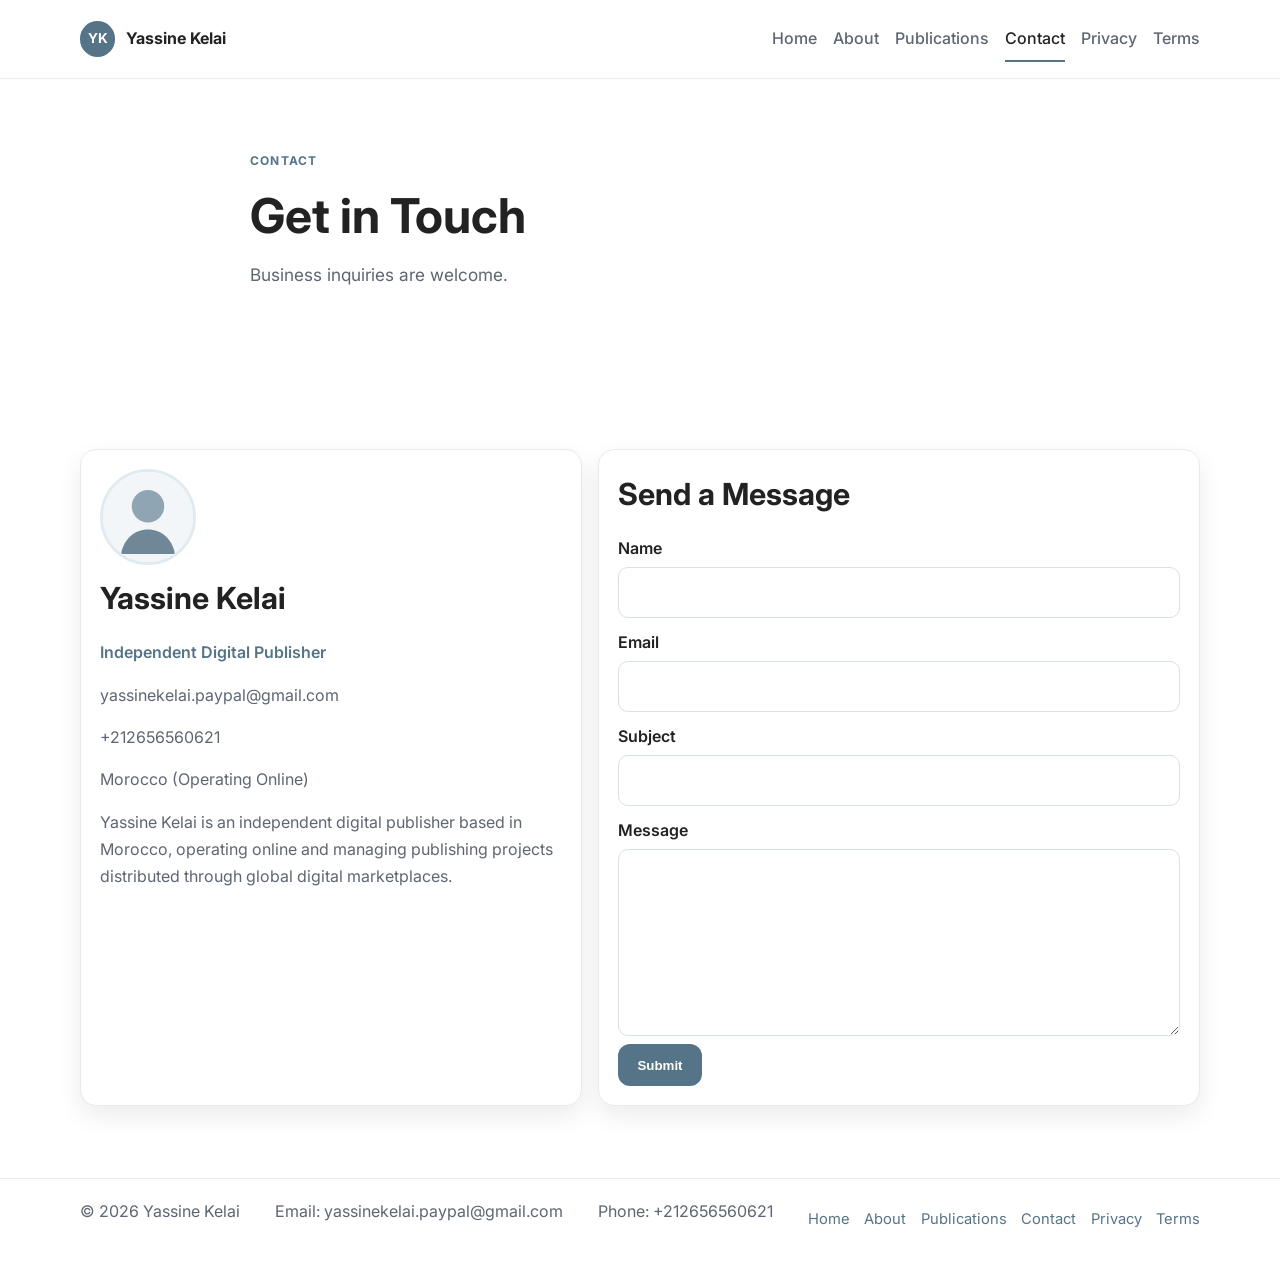
<file: contact.html>
<!DOCTYPE html><html lang="en"><head>
<meta charset="UTF-8" /><meta name="viewport" content="width=device-width, initial-scale=1.0" />
<title>Contact | Yassine Kelai</title>
<meta name="description" content="Contact Yassine Kelai for digital publishing business inquiries." />
<meta property="og:title" content="Contact | Yassine Kelai" /><meta property="og:description" content="Direct contact details for Yassine Kelai." /><meta property="og:type" content="website" /><meta property="og:url" content="https://yassinekelai.com/contact" /><meta property="og:site_name" content="Yassine Kelai" />
<link rel="icon" href="favicon.svg" type="image/svg+xml" /><link rel="stylesheet" href="styles.css" /><script src="script.js" defer></script></head>
<body>
<header class="site-header"><div class="container nav-wrap"><a class="logo" href="./"><span class="logo-badge">YK</span><span>Yassine Kelai</span></a><button class="menu-btn" aria-label="Open navigation" aria-expanded="false" aria-controls="main-nav"><span></span><span></span><span></span></button><nav id="main-nav" class="main-nav" aria-label="Main navigation"><a href="./" data-page="home">Home</a><a href="about/" data-page="about">About</a><a href="publications/" data-page="publications">Publications</a><a href="contact/" data-page="contact">Contact</a><a href="privacy/" data-page="privacy">Privacy</a><a href="terms/" data-page="terms">Terms</a></nav></div></header>
<main>
<section class="section page-top"><div class="container narrow"><p class="eyebrow">Contact</p><h1>Get in Touch</h1><p class="lead">Business inquiries are welcome.</p></div></section>
<section class="section"><div class="container split">
<article class="owner-card"><img src="owner.svg" alt="Yassine Kelai profile" class="owner-photo" /><h2>Yassine Kelai</h2><p class="owner-title">Independent Digital Publisher</p><p>yassinekelai.paypal@gmail.com</p><p>+212656560621</p><p>Morocco (Operating Online)</p><p>Yassine Kelai is an independent digital publisher based in Morocco, operating online and managing publishing projects distributed through global digital marketplaces.</p></article>
<form class="contact-form" action="#" method="post"><h2>Send a Message</h2><label for="name">Name</label><input id="name" name="name" required /><label for="email">Email</label><input id="email" name="email" type="email" required /><label for="subject">Subject</label><input id="subject" name="subject" required /><label for="message">Message</label><textarea id="message" name="message" rows="6" required></textarea><button class="btn" type="submit">Submit</button></form>
</div></section>
</main>
<footer class="site-footer"><div class="container footer-wrap"><p>© <span id="year"></span> Yassine Kelai</p><p>Email: yassinekelai.paypal@gmail.com</p><p>Phone: +212656560621</p><nav><a href="./">Home</a><a href="about/">About</a><a href="publications/">Publications</a><a href="contact/">Contact</a><a href="privacy/">Privacy</a><a href="terms/">Terms</a></nav></div></footer>
</body></html>
</file>
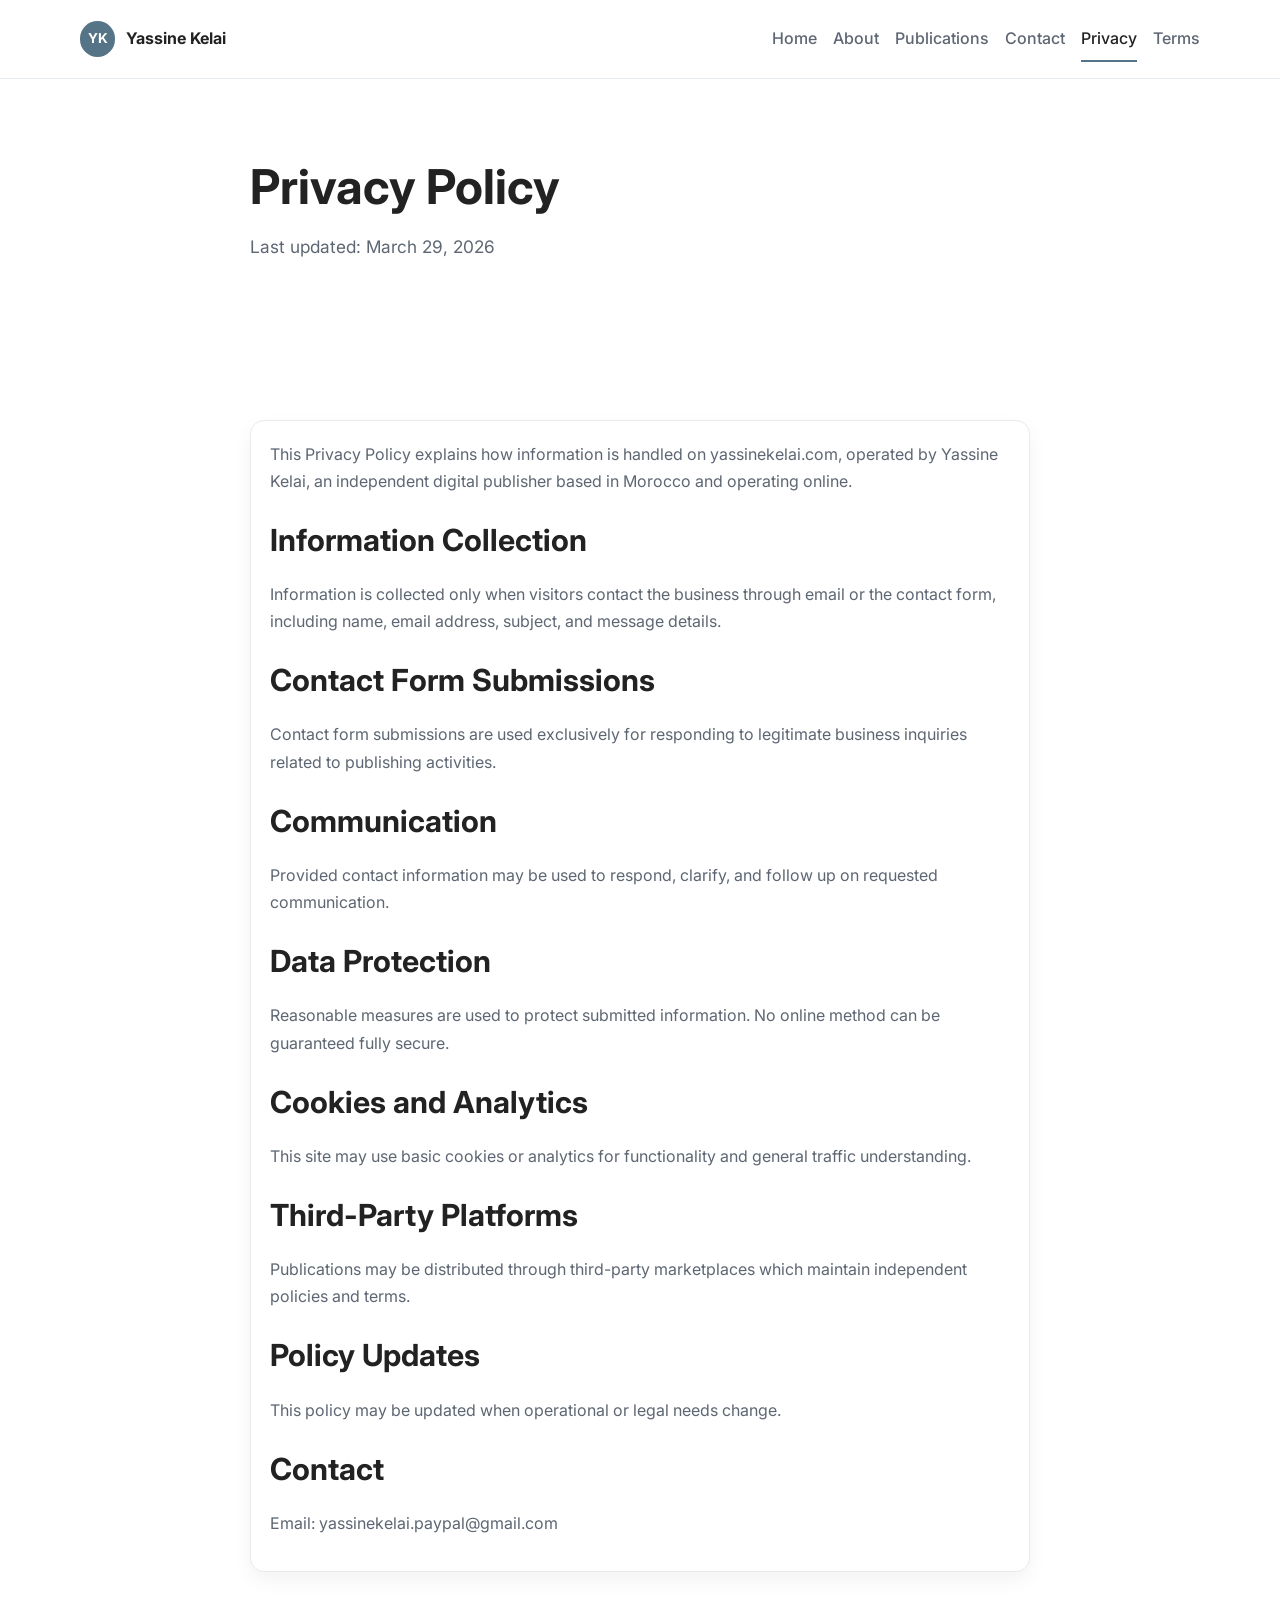
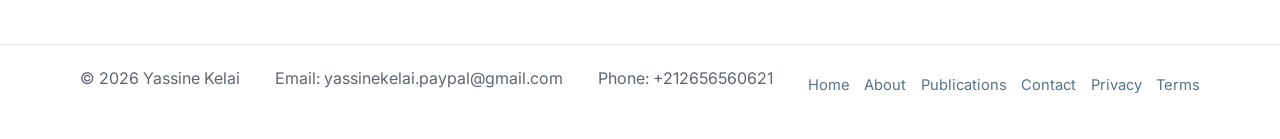
<file: privacy.html>
<!DOCTYPE html><html lang="en"><head>
<meta charset="UTF-8" /><meta name="viewport" content="width=device-width, initial-scale=1.0" />
<title>Privacy Policy | Yassine Kelai</title>
<meta name="description" content="Privacy policy for yassinekelai.com" />
<meta property="og:title" content="Privacy Policy | Yassine Kelai" /><meta property="og:description" content="Privacy practices for Yassine Kelai website." /><meta property="og:type" content="website" /><meta property="og:url" content="https://yassinekelai.com/privacy" /><meta property="og:site_name" content="Yassine Kelai" />
<link rel="icon" href="favicon.svg" type="image/svg+xml" /><link rel="stylesheet" href="styles.css" /><script src="script.js" defer></script></head>
<body>
<header class="site-header"><div class="container nav-wrap"><a class="logo" href="./"><span class="logo-badge">YK</span><span>Yassine Kelai</span></a><button class="menu-btn" aria-label="Open navigation" aria-expanded="false" aria-controls="main-nav"><span></span><span></span><span></span></button><nav id="main-nav" class="main-nav" aria-label="Main navigation"><a href="./" data-page="home">Home</a><a href="about/" data-page="about">About</a><a href="publications/" data-page="publications">Publications</a><a href="contact/" data-page="contact">Contact</a><a href="privacy/" data-page="privacy">Privacy</a><a href="terms/" data-page="terms">Terms</a></nav></div></header>
<main><section class="section page-top"><div class="container narrow"><h1>Privacy Policy</h1><p class="lead">Last updated: March 29, 2026</p></div></section>
<section class="section"><div class="container narrow card legal"><p>This Privacy Policy explains how information is handled on yassinekelai.com, operated by Yassine Kelai, an independent digital publisher based in Morocco and operating online.</p><h2>Information Collection</h2><p>Information is collected only when visitors contact the business through email or the contact form, including name, email address, subject, and message details.</p><h2>Contact Form Submissions</h2><p>Contact form submissions are used exclusively for responding to legitimate business inquiries related to publishing activities.</p><h2>Communication</h2><p>Provided contact information may be used to respond, clarify, and follow up on requested communication.</p><h2>Data Protection</h2><p>Reasonable measures are used to protect submitted information. No online method can be guaranteed fully secure.</p><h2>Cookies and Analytics</h2><p>This site may use basic cookies or analytics for functionality and general traffic understanding.</p><h2>Third-Party Platforms</h2><p>Publications may be distributed through third-party marketplaces which maintain independent policies and terms.</p><h2>Policy Updates</h2><p>This policy may be updated when operational or legal needs change.</p><h2>Contact</h2><p>Email: yassinekelai.paypal@gmail.com</p></div></section></main>
<footer class="site-footer"><div class="container footer-wrap"><p>© <span id="year"></span> Yassine Kelai</p><p>Email: yassinekelai.paypal@gmail.com</p><p>Phone: +212656560621</p><nav><a href="./">Home</a><a href="about/">About</a><a href="publications/">Publications</a><a href="contact/">Contact</a><a href="privacy/">Privacy</a><a href="terms/">Terms</a></nav></div></footer>
</body></html>
</file>
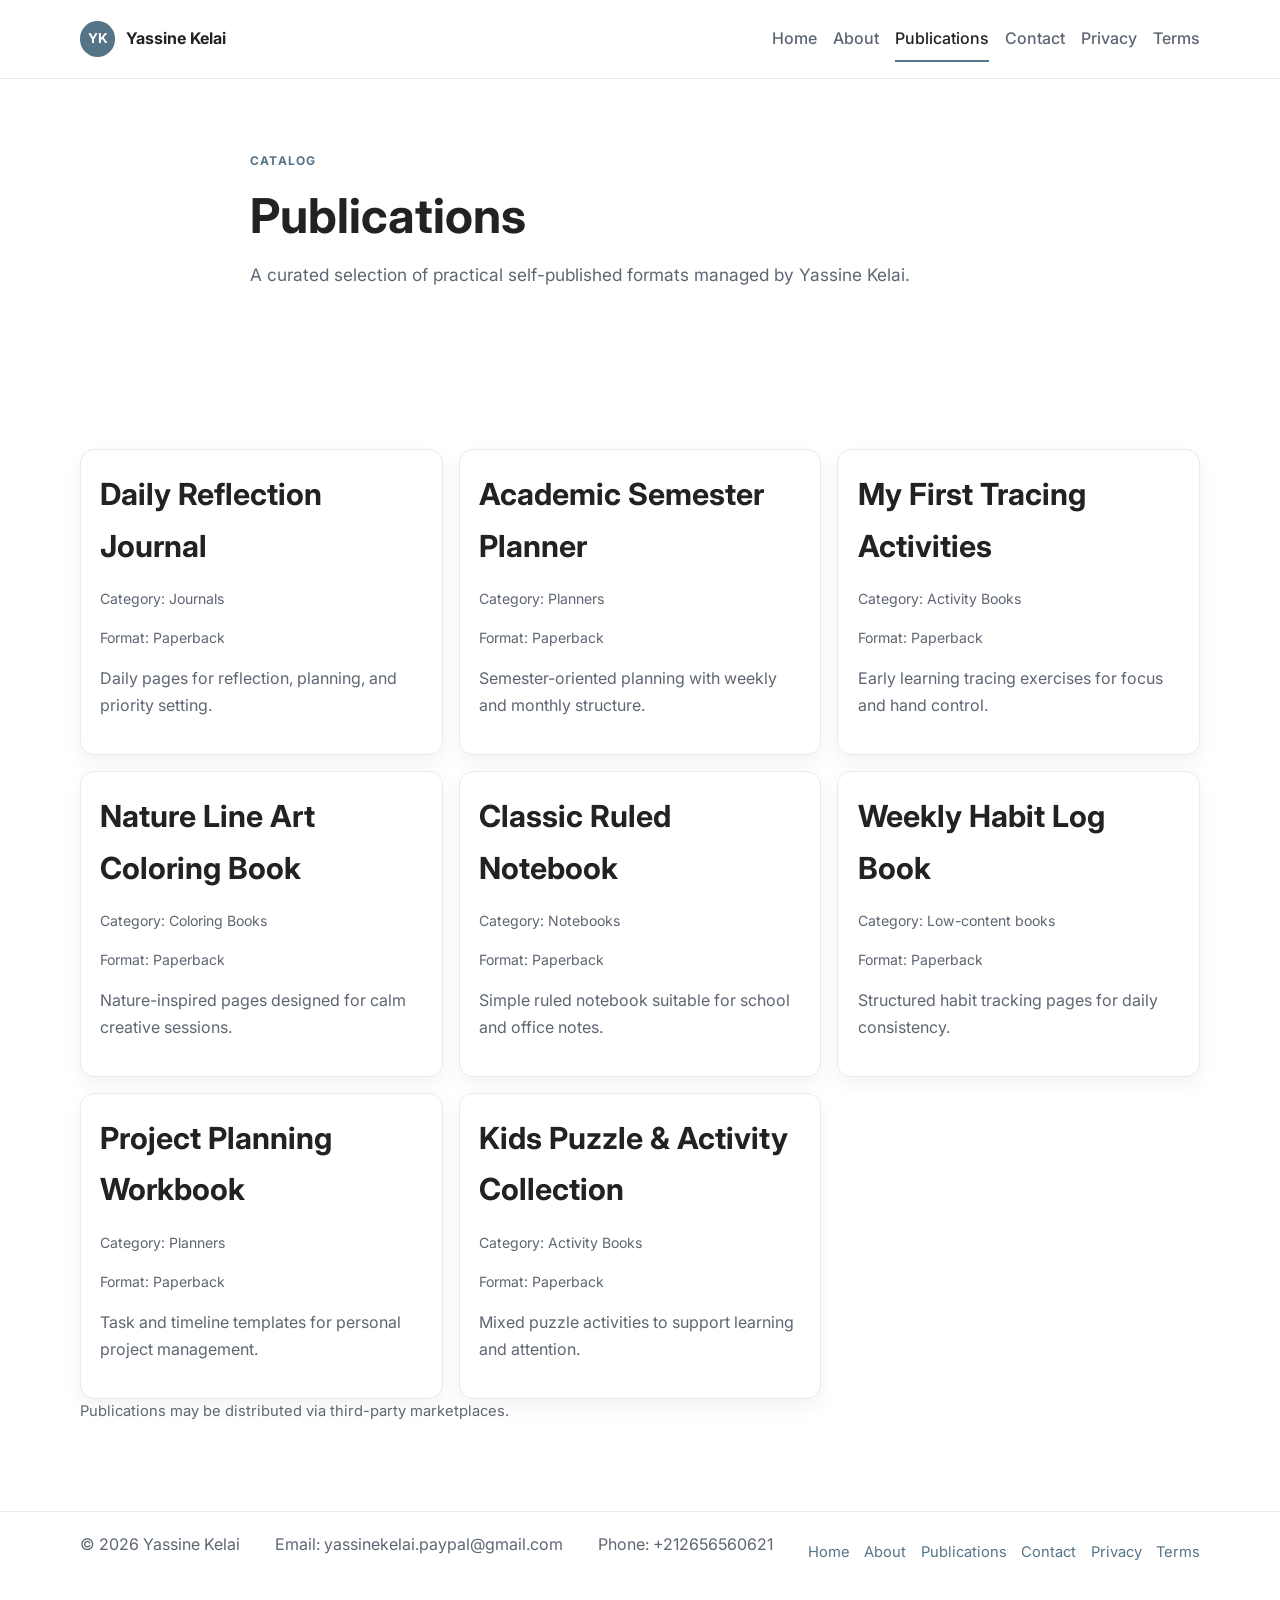
<file: publications.html>
<!DOCTYPE html><html lang="en"><head>
<meta charset="UTF-8" /><meta name="viewport" content="width=device-width, initial-scale=1.0" />
<title>Publications | Yassine Kelai</title>
<meta name="description" content="Publication catalog by Yassine Kelai." />
<meta property="og:title" content="Publications | Yassine Kelai" /><meta property="og:description" content="Browse journals, planners, notebooks, activity and coloring books." /><meta property="og:type" content="website" /><meta property="og:url" content="https://yassinekelai.com/publications" /><meta property="og:site_name" content="Yassine Kelai" />
<link rel="icon" href="favicon.svg" type="image/svg+xml" /><link rel="stylesheet" href="styles.css" /><script src="script.js" defer></script></head>
<body>
<header class="site-header"><div class="container nav-wrap"><a class="logo" href="./"><span class="logo-badge">YK</span><span>Yassine Kelai</span></a><button class="menu-btn" aria-label="Open navigation" aria-expanded="false" aria-controls="main-nav"><span></span><span></span><span></span></button><nav id="main-nav" class="main-nav" aria-label="Main navigation"><a href="./" data-page="home">Home</a><a href="about/" data-page="about">About</a><a href="publications/" data-page="publications">Publications</a><a href="contact/" data-page="contact">Contact</a><a href="privacy/" data-page="privacy">Privacy</a><a href="terms/" data-page="terms">Terms</a></nav></div></header>
<main>
<section class="section page-top"><div class="container narrow"><p class="eyebrow">Catalog</p><h1>Publications</h1><p class="lead">A curated selection of practical self-published formats managed by Yassine Kelai.</p></div></section>
<section class="section"><div class="container"><div class="cards three">
<article class="card"><h2>Daily Reflection Journal</h2><p class="meta">Category: Journals</p><p class="meta">Format: Paperback</p><p>Daily pages for reflection, planning, and priority setting.</p></article>
<article class="card"><h2>Academic Semester Planner</h2><p class="meta">Category: Planners</p><p class="meta">Format: Paperback</p><p>Semester-oriented planning with weekly and monthly structure.</p></article>
<article class="card"><h2>My First Tracing Activities</h2><p class="meta">Category: Activity Books</p><p class="meta">Format: Paperback</p><p>Early learning tracing exercises for focus and hand control.</p></article>
<article class="card"><h2>Nature Line Art Coloring Book</h2><p class="meta">Category: Coloring Books</p><p class="meta">Format: Paperback</p><p>Nature-inspired pages designed for calm creative sessions.</p></article>
<article class="card"><h2>Classic Ruled Notebook</h2><p class="meta">Category: Notebooks</p><p class="meta">Format: Paperback</p><p>Simple ruled notebook suitable for school and office notes.</p></article>
<article class="card"><h2>Weekly Habit Log Book</h2><p class="meta">Category: Low-content books</p><p class="meta">Format: Paperback</p><p>Structured habit tracking pages for daily consistency.</p></article>
<article class="card"><h2>Project Planning Workbook</h2><p class="meta">Category: Planners</p><p class="meta">Format: Paperback</p><p>Task and timeline templates for personal project management.</p></article>
<article class="card"><h2>Kids Puzzle & Activity Collection</h2><p class="meta">Category: Activity Books</p><p class="meta">Format: Paperback</p><p>Mixed puzzle activities to support learning and attention.</p></article>
</div><p class="note">Publications may be distributed via third-party marketplaces.</p></div></section>
</main>
<footer class="site-footer"><div class="container footer-wrap"><p>© <span id="year"></span> Yassine Kelai</p><p>Email: yassinekelai.paypal@gmail.com</p><p>Phone: +212656560621</p><nav><a href="./">Home</a><a href="about/">About</a><a href="publications/">Publications</a><a href="contact/">Contact</a><a href="privacy/">Privacy</a><a href="terms/">Terms</a></nav></div></footer>
</body></html>
</file>
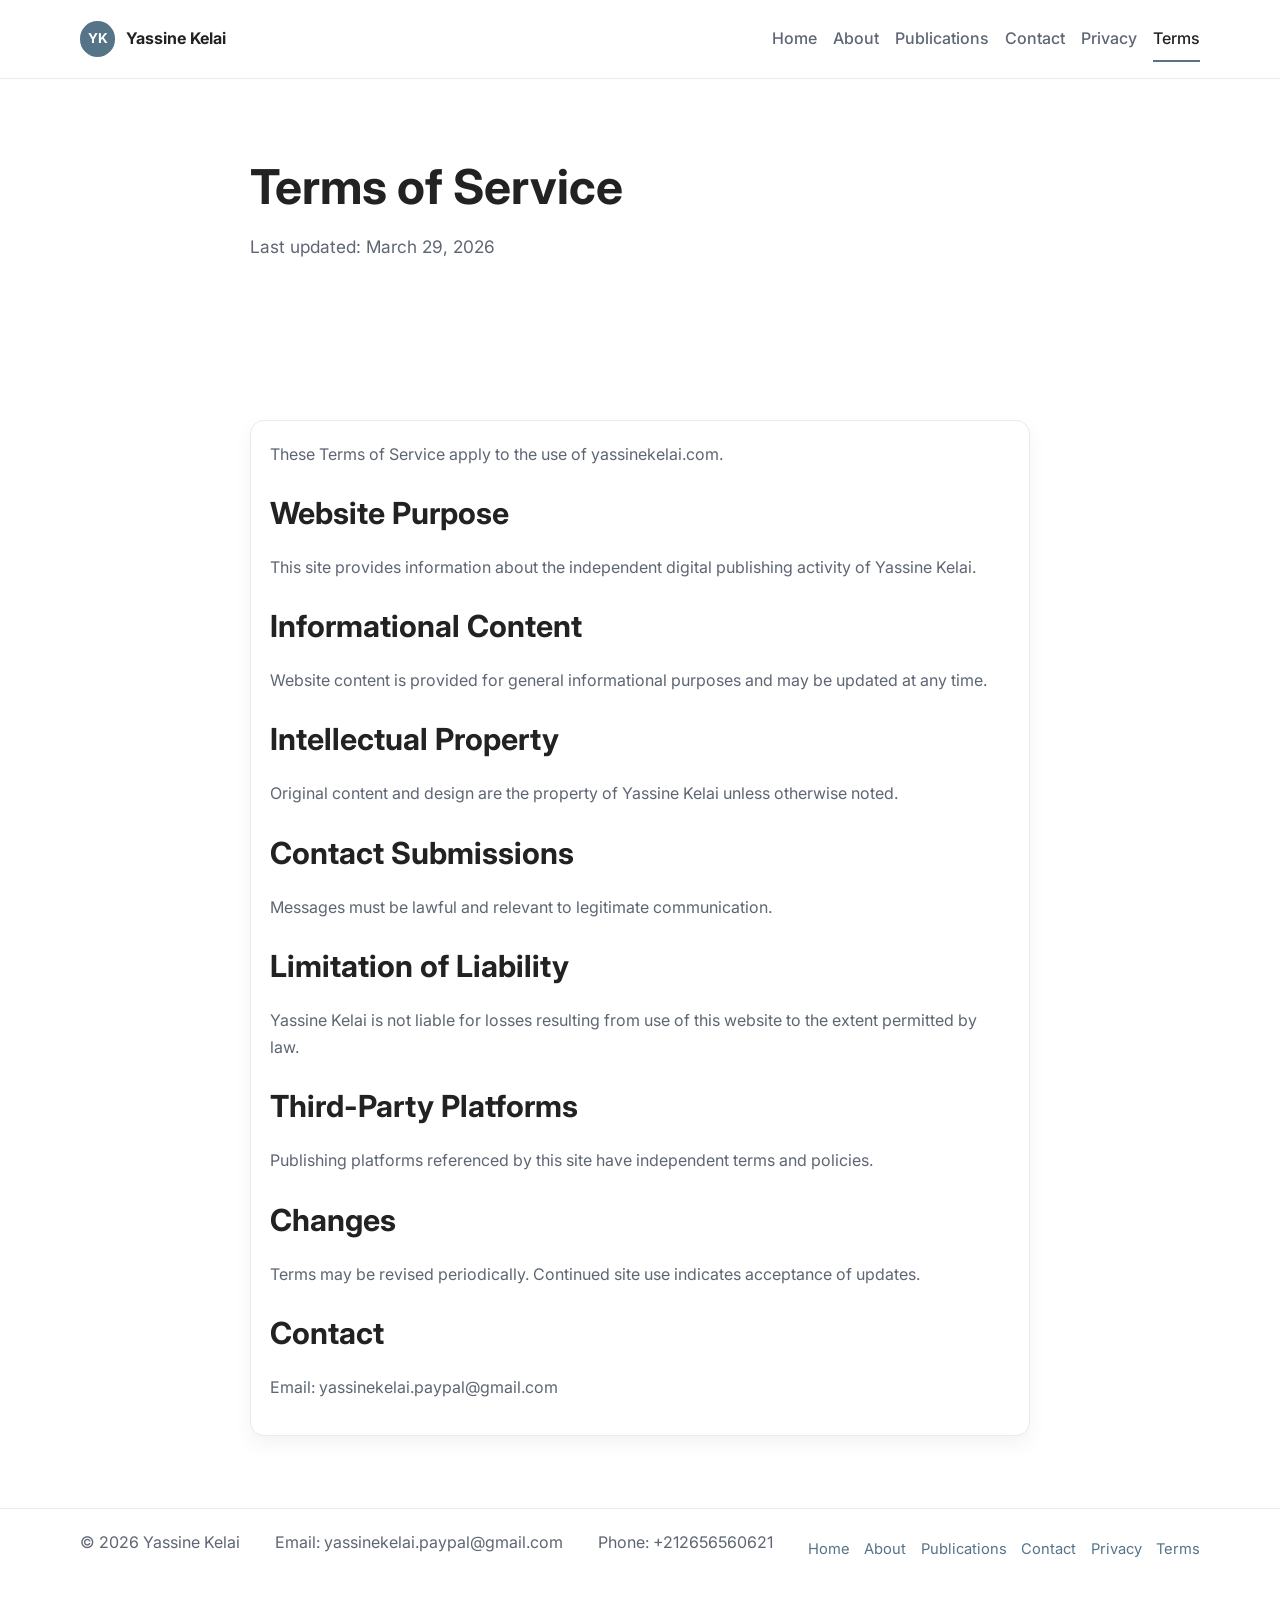
<file: terms.html>
<!DOCTYPE html><html lang="en"><head>
<meta charset="UTF-8" /><meta name="viewport" content="width=device-width, initial-scale=1.0" />
<title>Terms of Service | Yassine Kelai</title>
<meta name="description" content="Terms of service for yassinekelai.com" />
<meta property="og:title" content="Terms of Service | Yassine Kelai" /><meta property="og:description" content="Website terms for Yassine Kelai digital publishing site." /><meta property="og:type" content="website" /><meta property="og:url" content="https://yassinekelai.com/terms" /><meta property="og:site_name" content="Yassine Kelai" />
<link rel="icon" href="favicon.svg" type="image/svg+xml" /><link rel="stylesheet" href="styles.css" /><script src="script.js" defer></script></head>
<body>
<header class="site-header"><div class="container nav-wrap"><a class="logo" href="./"><span class="logo-badge">YK</span><span>Yassine Kelai</span></a><button class="menu-btn" aria-label="Open navigation" aria-expanded="false" aria-controls="main-nav"><span></span><span></span><span></span></button><nav id="main-nav" class="main-nav" aria-label="Main navigation"><a href="./" data-page="home">Home</a><a href="about/" data-page="about">About</a><a href="publications/" data-page="publications">Publications</a><a href="contact/" data-page="contact">Contact</a><a href="privacy/" data-page="privacy">Privacy</a><a href="terms/" data-page="terms">Terms</a></nav></div></header>
<main><section class="section page-top"><div class="container narrow"><h1>Terms of Service</h1><p class="lead">Last updated: March 29, 2026</p></div></section>
<section class="section"><div class="container narrow card legal"><p>These Terms of Service apply to the use of yassinekelai.com.</p><h2>Website Purpose</h2><p>This site provides information about the independent digital publishing activity of Yassine Kelai.</p><h2>Informational Content</h2><p>Website content is provided for general informational purposes and may be updated at any time.</p><h2>Intellectual Property</h2><p>Original content and design are the property of Yassine Kelai unless otherwise noted.</p><h2>Contact Submissions</h2><p>Messages must be lawful and relevant to legitimate communication.</p><h2>Limitation of Liability</h2><p>Yassine Kelai is not liable for losses resulting from use of this website to the extent permitted by law.</p><h2>Third-Party Platforms</h2><p>Publishing platforms referenced by this site have independent terms and policies.</p><h2>Changes</h2><p>Terms may be revised periodically. Continued site use indicates acceptance of updates.</p><h2>Contact</h2><p>Email: yassinekelai.paypal@gmail.com</p></div></section></main>
<footer class="site-footer"><div class="container footer-wrap"><p>© <span id="year"></span> Yassine Kelai</p><p>Email: yassinekelai.paypal@gmail.com</p><p>Phone: +212656560621</p><nav><a href="./">Home</a><a href="about/">About</a><a href="publications/">Publications</a><a href="contact/">Contact</a><a href="privacy/">Privacy</a><a href="terms/">Terms</a></nav></div></footer>
</body></html>
</file>
<file: styles.css>
@import url('https://fonts.googleapis.com/css2?family=Inter:wght@400;500;600;700&display=swap');
:root{--bg:#fff;--text:#222;--muted:#5d6672;--accent:#567487;--surface:#f6f8fa;--bd:#e5ebef;--r:14px;--shadow:0 10px 24px rgba(0,0,0,.08)}
*{box-sizing:border-box}html{scroll-behavior:smooth}body{margin:0;font-family:Inter,Arial,sans-serif;color:var(--text);background:var(--bg);line-height:1.7}
a{text-decoration:none;color:inherit}.container{width:min(1120px,92%);margin:auto}.narrow{width:min(780px,92%);margin:auto}
.section{padding:4.5rem 0}.alt{background:linear-gradient(180deg,var(--surface),#fff)}
.site-header{position:sticky;top:0;z-index:90;background:rgba(255,255,255,.95);backdrop-filter:blur(10px);border-bottom:1px solid var(--bd)}
.nav-wrap{min-height:78px;display:flex;align-items:center;justify-content:space-between;gap:1rem}
.logo{display:flex;align-items:center;gap:.7rem;font-weight:700}.logo-badge{display:grid;place-items:center;width:2.2rem;height:2.2rem;border-radius:50%;background:var(--accent);color:#fff;font-size:.85rem}
.menu-btn{background:#fff;border:1px solid var(--bd);border-radius:10px;width:44px;height:40px;display:flex;flex-direction:column;justify-content:center;gap:4px;align-items:center}.menu-btn span{width:18px;height:2px;background:#222}
.main-nav{display:none;position:absolute;top:78px;left:0;right:0;background:#fff;border-bottom:1px solid var(--bd);padding:.8rem 4%}.main-nav.open{display:grid;gap:.35rem}.main-nav a{padding:.45rem 0;color:var(--muted);font-weight:500}.main-nav a:hover,.main-nav a[aria-current='page']{color:var(--text)}
.hero{background:radial-gradient(65% 120% at 100% 0,#eaf1f5 0,#fff 60%)}.hero-grid{display:grid;gap:1.4rem;align-items:start}
.eyebrow{text-transform:uppercase;font-size:.75rem;letter-spacing:.1em;font-weight:700;color:var(--accent)}h1{font-size:clamp(2rem,5vw,3rem);line-height:1.2;margin:.45rem 0 1rem}h2{font-size:clamp(1.4rem,2.5vw,1.9rem);margin:0 0 .9rem}h3{margin:0 0 .45rem}p{margin:0 0 .95rem;color:var(--muted)}.lead{font-size:1.08rem}
.btn{display:inline-flex;padding:.76rem 1.15rem;border-radius:12px;background:var(--accent);color:#fff;font-weight:600;border:1px solid transparent;transition:.2s}.btn:hover{transform:translateY(-1px);box-shadow:var(--shadow)}.btn-light{background:#fff;color:var(--accent);border-color:var(--accent)}.hero-actions{display:flex;gap:.7rem;flex-wrap:wrap}
.cards{display:grid;gap:1rem}.card{background:#fff;border:1px solid var(--bd);border-radius:var(--r);padding:1.2rem;box-shadow:0 8px 20px rgba(20,20,20,.05);transition:.2s}.card:hover{transform:translateY(-3px);box-shadow:var(--shadow)}.meta{font-size:.88rem}
.tags{list-style:none;padding:0;margin:1rem 0 0;display:flex;flex-wrap:wrap;gap:.65rem}.tags li{padding:.48rem .84rem;border:1px solid var(--bd);border-radius:999px;background:#fff}
.section-head{display:flex;justify-content:space-between;align-items:center;gap:.8rem;flex-wrap:wrap}.link{color:var(--accent);font-weight:600}
.owner-card,.owner-highlight{background:#fff;border:1px solid var(--bd);border-radius:16px;box-shadow:var(--shadow);padding:1.2rem}.owner-title{font-weight:600;color:var(--accent)}.owner-photo{width:96px;height:96px;border-radius:50%;border:3px solid #e0ebf1;background:#fff;object-fit:cover}
.owner-highlight{display:grid;gap:1rem;align-items:center}.split{display:grid;gap:1rem}.contact-form{background:#fff;border:1px solid var(--bd);border-radius:16px;box-shadow:var(--shadow);padding:1.2rem}
label{display:block;font-weight:600;margin:.7rem 0 .3rem}input,textarea{width:100%;padding:.68rem .8rem;border:1px solid #d7e1e7;border-radius:10px;font:inherit}input:focus-visible,textarea:focus-visible,a:focus-visible,button:focus-visible{outline:2px solid #87a2b5;outline-offset:2px}
.legal h2{margin-top:1.25rem}.note{font-size:.92rem}
.site-footer{border-top:1px solid var(--bd);background:#fff}.footer-wrap{padding:1.2rem 0 2rem;display:grid;gap:.45rem}.footer-wrap nav{display:flex;gap:.9rem;flex-wrap:wrap}.footer-wrap nav a{color:var(--accent);font-size:.92rem}
@media (min-width:860px){.menu-btn{display:none}.main-nav{display:flex;position:static;border:none;padding:0;gap:1rem}.main-nav a{position:relative}.main-nav a::after{content:'';position:absolute;left:0;bottom:-.15rem;width:0;height:2px;background:var(--accent);transition:.2s}.main-nav a:hover::after,.main-nav a[aria-current='page']::after{width:100%}.hero-grid{grid-template-columns:1.4fr 1fr;gap:2rem}.three{grid-template-columns:repeat(3,minmax(0,1fr))}.owner-highlight{grid-template-columns:auto 1fr}.split{grid-template-columns:1fr 1.2fr}.footer-wrap{grid-template-columns:repeat(4,max-content);justify-content:space-between;align-items:center}}
</file>
